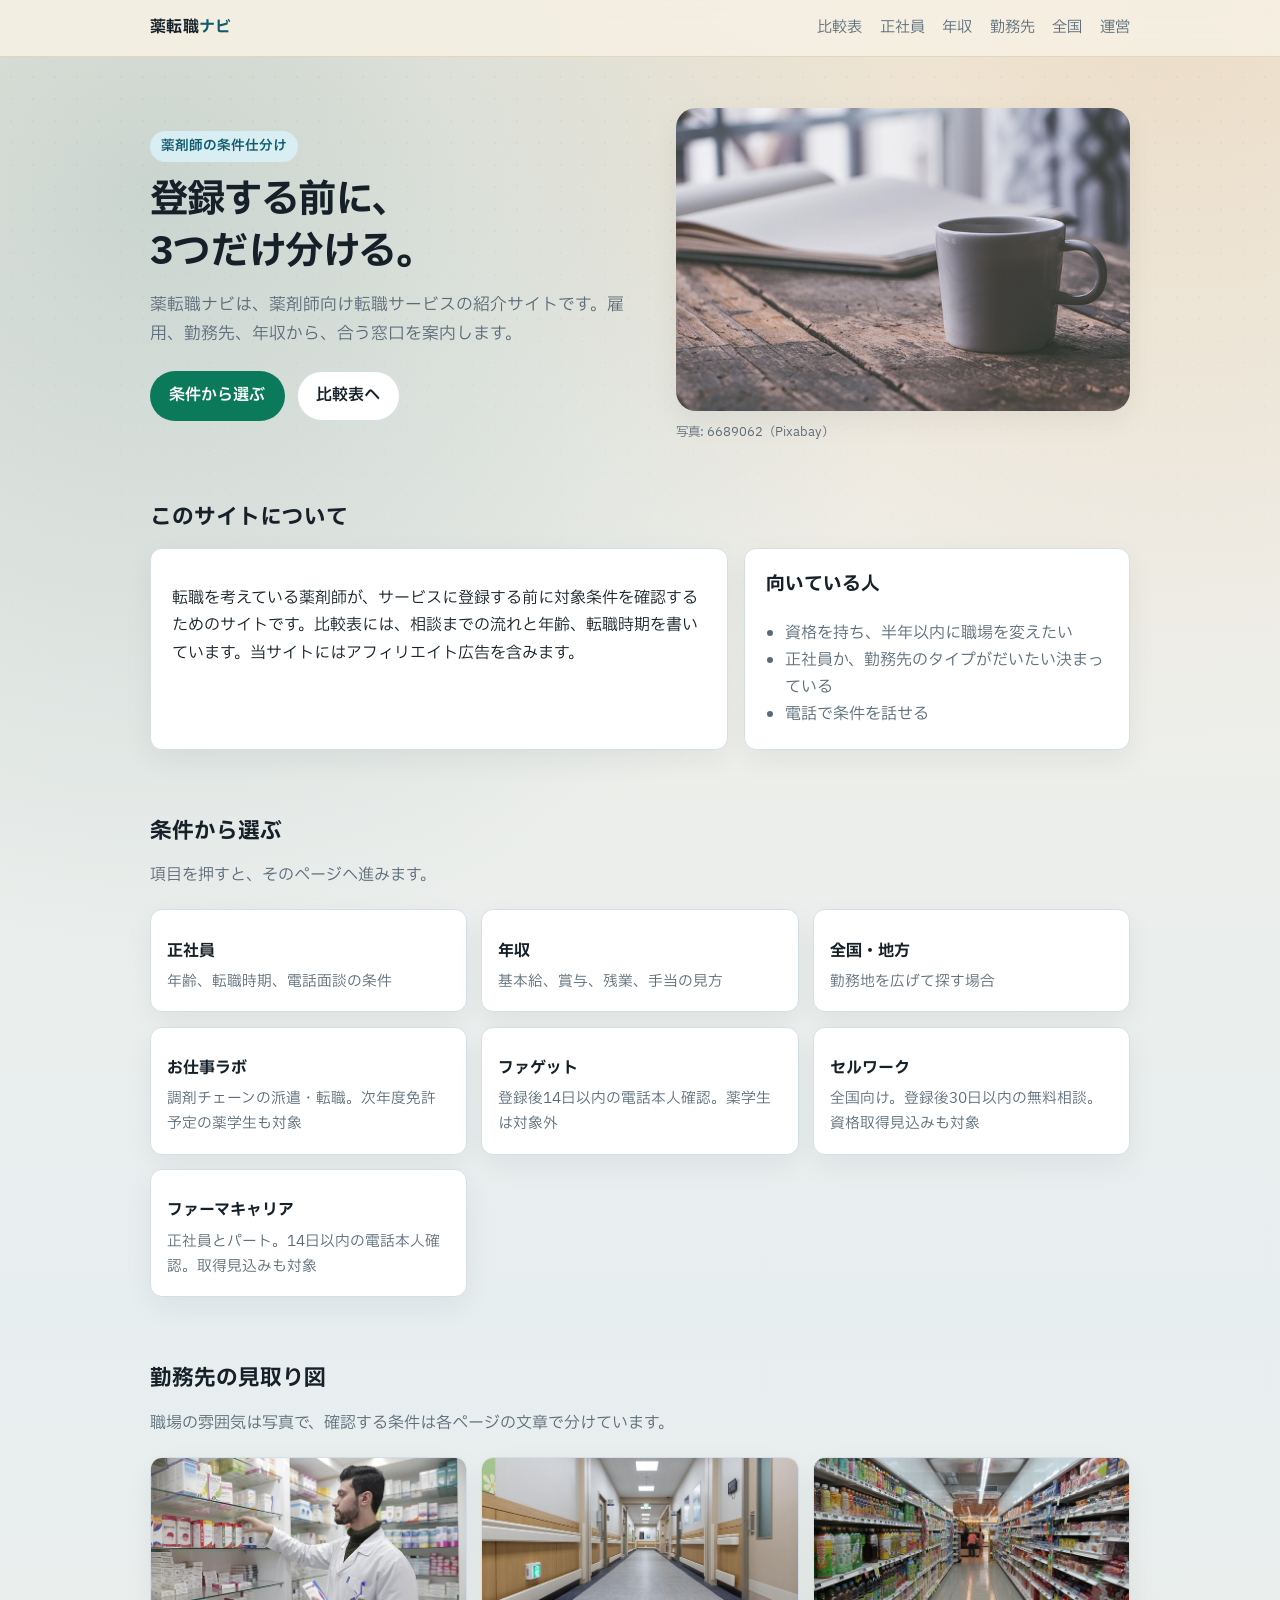
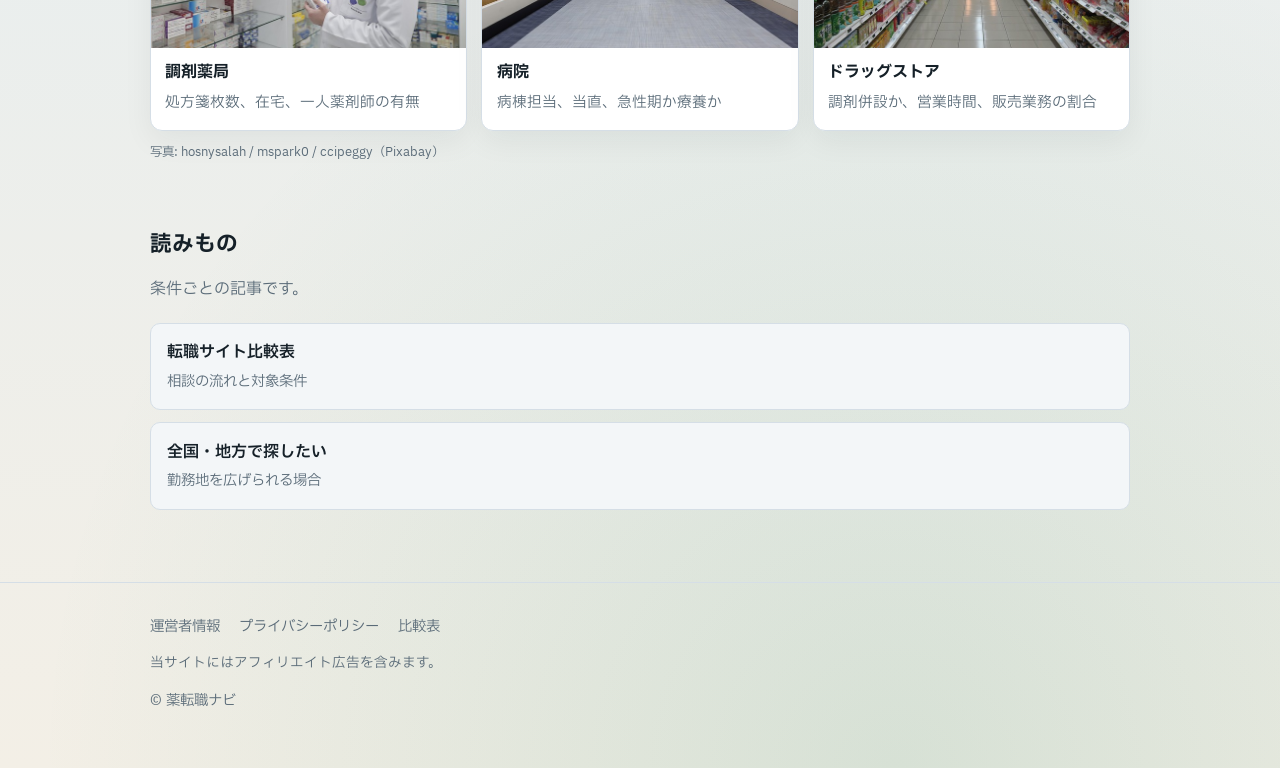
<file: index.html>
<!DOCTYPE html>
<html lang="ja">
  <head>
    <meta charset="UTF-8" />
    <meta name="viewport" content="width=device-width, initial-scale=1" />
    <title>薬剤師の転職比較ガイド｜条件で選ぶ求人サイト</title>
    <meta
      name="description"
      content="薬剤師向け転職サイトを条件別に比較。正社員・全国対応などの視点で、登録前に対象条件を確認できます。"
    />
    <link rel="preconnect" href="https://fonts.googleapis.com" />
    <link rel="preconnect" href="https://fonts.gstatic.com" crossorigin />
    <link
      href="https://fonts.googleapis.com/css2?family=IBM+Plex+Sans+JP:wght@400;600;700&display=swap"
      rel="stylesheet"
    />
    <link rel="stylesheet" href="/css/styles.css" />
  </head>
  <body>
    <header class="site-header">
      <div class="wrap inner">
        <a class="logo" href="/">薬転職<span>ナビ</span></a>
        <nav class="nav" aria-label="メイン">
          <a href="/compare/">比較表</a>
          <a href="/guides/full-time/">正社員</a>
          <a href="/guides/salary/">年収</a>
          <a href="/guides/workplace/">勤務先</a>
          <a href="/guides/nationwide/">全国</a>
          <a href="/about/">運営</a>
        </nav>
      </div>
    </header>

    <main>
      <section class="hero wrap">
        <div class="hero-grid">
          <div>
            <p class="hero-kicker">薬剤師の条件仕分け</p>
            <h1>登録する前に、<br />3つだけ分ける。</h1>
            <p class="lead">
              薬転職ナビは、薬剤師向け転職サービスの紹介サイトです。雇用、勤務先、年収から、合う窓口を案内します。
            </p>
            <div class="actions">
              <a class="btn btn-primary" href="#sort">条件から選ぶ</a>
              <a class="btn btn-secondary" href="/compare/">比較表へ</a>
            </div>
          </div>
          <figure class="hero-figure">
            <img src="/img/hero.jpg" width="640" height="427" alt="ノートとコーヒーが置かれた机" />
            <figcaption class="photo-credit">写真: 6689062（Pixabay）</figcaption>
          </figure>
        </div>
      </section>

      <section class="section wrap" id="about-site">
        <h2>このサイトについて</h2>
        <div class="intro-grid">
          <div class="panel">
            <p>
              転職を考えている薬剤師が、サービスに登録する前に対象条件を確認するためのサイトです。比較表には、相談までの流れと年齢、転職時期を書いています。当サイトにはアフィリエイト広告を含みます。
            </p>
          </div>
          <div class="panel">
            <h3 style="margin-top: 0">向いている人</h3>
            <ul class="checklist">
              <li>資格を持ち、半年以内に職場を変えたい</li>
              <li>正社員か、勤務先のタイプがだいたい決まっている</li>
              <li>電話で条件を話せる</li>
            </ul>
          </div>
        </div>
      </section>

      <section class="section wrap" id="sort">
        <h2>条件から選ぶ</h2>
        <p class="section-lead">項目を押すと、そのページへ進みます。</p>
        <div class="card-grid">
          <a class="choice-card" href="/guides/full-time/">
            <strong>正社員</strong>
            <span>年齢、転職時期、電話面談の条件</span>
          </a>
          <a class="choice-card" href="/guides/salary/">
            <strong>年収</strong>
            <span>基本給、賞与、残業、手当の見方</span>
          </a>
          <a class="choice-card" href="/guides/nationwide/">
            <strong>全国・地方</strong>
            <span>勤務地を広げて探す場合</span>
          </a>
          <a class="choice-card" href="/compare/#oshigoto-lab">
            <strong>お仕事ラボ</strong>
            <span>調剤チェーンの派遣・転職。次年度免許予定の薬学生も対象</span>
          </a>
          <a class="choice-card" href="/compare/#pharget">
            <strong>ファゲット</strong>
            <span>登録後14日以内の電話本人確認。薬学生は対象外</span>
          </a>
          <a class="choice-card" href="/compare/#cellwork">
            <strong>セルワーク</strong>
            <span>全国向け。登録後30日以内の無料相談。資格取得見込みも対象</span>
          </a>
          <a class="choice-card" href="/compare/#pharmacareer">
            <strong>ファーマキャリア</strong>
            <span>正社員とパート。14日以内の電話本人確認。取得見込みも対象</span>
          </a>
        </div>
      </section>

      <section class="section wrap">
        <h2>勤務先の見取り図</h2>
        <p class="section-lead">職場の雰囲気は写真で、確認する条件は各ページの文章で分けています。</p>
        <div class="card-grid">
          <a class="place-card" href="/guides/workplace/pharmacy/">
            <img src="/img/pharmacy.jpg" width="640" height="427" alt="調剤棚に並んだ薬" />
            <strong>調剤薬局</strong>
            <span>処方箋枚数、在宅、一人薬剤師の有無</span>
          </a>
          <a class="place-card" href="/guides/workplace/hospital/">
            <img src="/img/hospital.jpg" width="640" height="427" alt="病院の廊下" />
            <strong>病院</strong>
            <span>病棟担当、当直、急性期か療養か</span>
          </a>
          <a class="place-card" href="/guides/workplace/drugstore/">
            <img src="/img/drugstore.jpg" width="640" height="427" alt="店内の商品棚" />
            <strong>ドラッグストア</strong>
            <span>調剤併設か、営業時間、販売業務の割合</span>
          </a>
        </div>
        <p class="photo-credit">写真: hosnysalah / mspark0 / ccipeggy（Pixabay）</p>
      </section>

      <section class="section wrap">
        <h2>読みもの</h2>
        <p class="section-lead">条件ごとの記事です。</p>
        <ul class="list-links">
          <li>
            <a href="/compare/">転職サイト比較表 <span>相談の流れと対象条件</span></a>
          </li>
          <li>
            <a href="/guides/nationwide/">全国・地方で探したい <span>勤務地を広げられる場合</span></a>
          </li>
        </ul>
      </section>
    </main>

    <footer class="site-footer">
      <div class="wrap">
        <nav aria-label="フッター">
          <a href="/about/">運営者情報</a>
          <a href="/privacy/">プライバシーポリシー</a>
          <a href="/compare/">比較表</a>
        </nav>
        <p class="ad-note">当サイトにはアフィリエイト広告を含みます。</p>
        <p>© 薬転職ナビ</p>
      </div>
    </footer>
  </body>
</html>
</file>
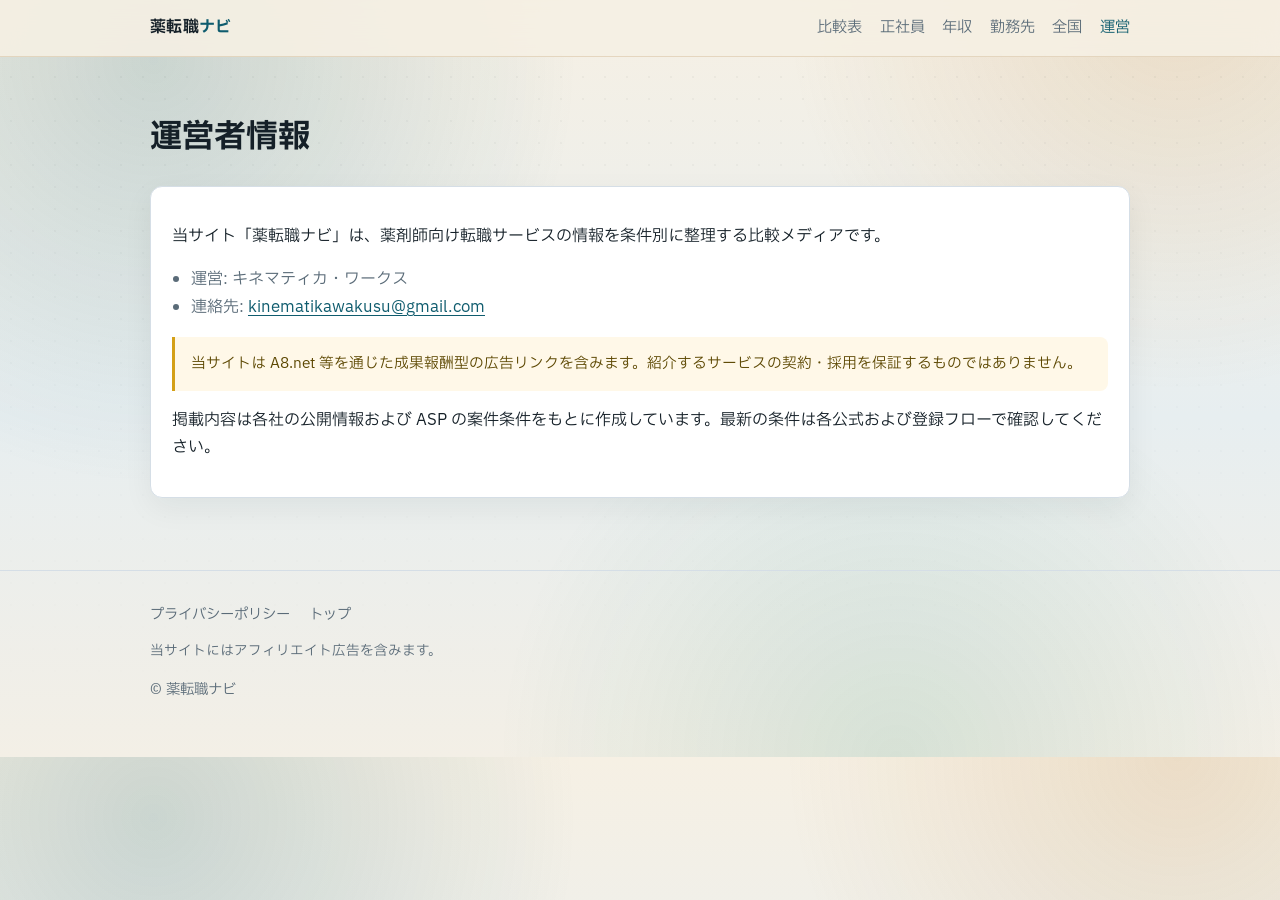
<file: about/index.html>
<!DOCTYPE html>
<html lang="ja">
  <head>
    <meta charset="UTF-8" />
    <meta name="viewport" content="width=device-width, initial-scale=1" />
    <title>運営者情報｜薬転職ナビ</title>
    <meta name="description" content="薬転職ナビの運営者情報とアフィリエイト開示です。" />
    <link rel="preconnect" href="https://fonts.googleapis.com" />
    <link rel="preconnect" href="https://fonts.gstatic.com" crossorigin />
    <link
      href="https://fonts.googleapis.com/css2?family=IBM+Plex+Sans+JP:wght@400;600;700&display=swap"
      rel="stylesheet"
    />
    <link rel="stylesheet" href="/css/styles.css" />
  </head>
  <body>
    <header class="site-header">
      <div class="wrap inner">
        <a class="logo" href="/">薬転職<span>ナビ</span></a>
        <nav class="nav" aria-label="メイン">
          <a href="/compare/">比較表</a>
          <a href="/guides/full-time/">正社員</a>
          <a href="/guides/salary/">年収</a>
          <a href="/guides/workplace/">勤務先</a>
          <a href="/guides/nationwide/">全国</a>
          <a href="/about/" aria-current="page">運営</a>
        </nav>
      </div>
    </header>

    <main class="wrap section" style="padding-top: 2rem">
      <h1>運営者情報</h1>
      <div class="panel">
        <p>
          当サイト「薬転職ナビ」は、薬剤師向け転職サービスの情報を条件別に整理する比較メディアです。
        </p>
        <ul class="checklist">
          <li>運営: キネマティカ・ワークス</li>
          <li>連絡先: <a href="mailto:kinematikawakusu@gmail.com">kinematikawakusu@gmail.com</a></li>
        </ul>
        <p class="note">
          当サイトは A8.net
          等を通じた成果報酬型の広告リンクを含みます。紹介するサービスの契約・採用を保証するものではありません。
        </p>
        <p>
          掲載内容は各社の公開情報および ASP
          の案件条件をもとに作成しています。最新の条件は各公式および登録フローで確認してください。
        </p>
      </div>
    </main>

    <footer class="site-footer">
      <div class="wrap">
        <nav aria-label="フッター">
          <a href="/privacy/">プライバシーポリシー</a>
          <a href="/">トップ</a>
        </nav>
        <p class="ad-note">当サイトにはアフィリエイト広告を含みます。</p>
        <p>© 薬転職ナビ</p>
      </div>
    </footer>
  </body>
</html>
</file>
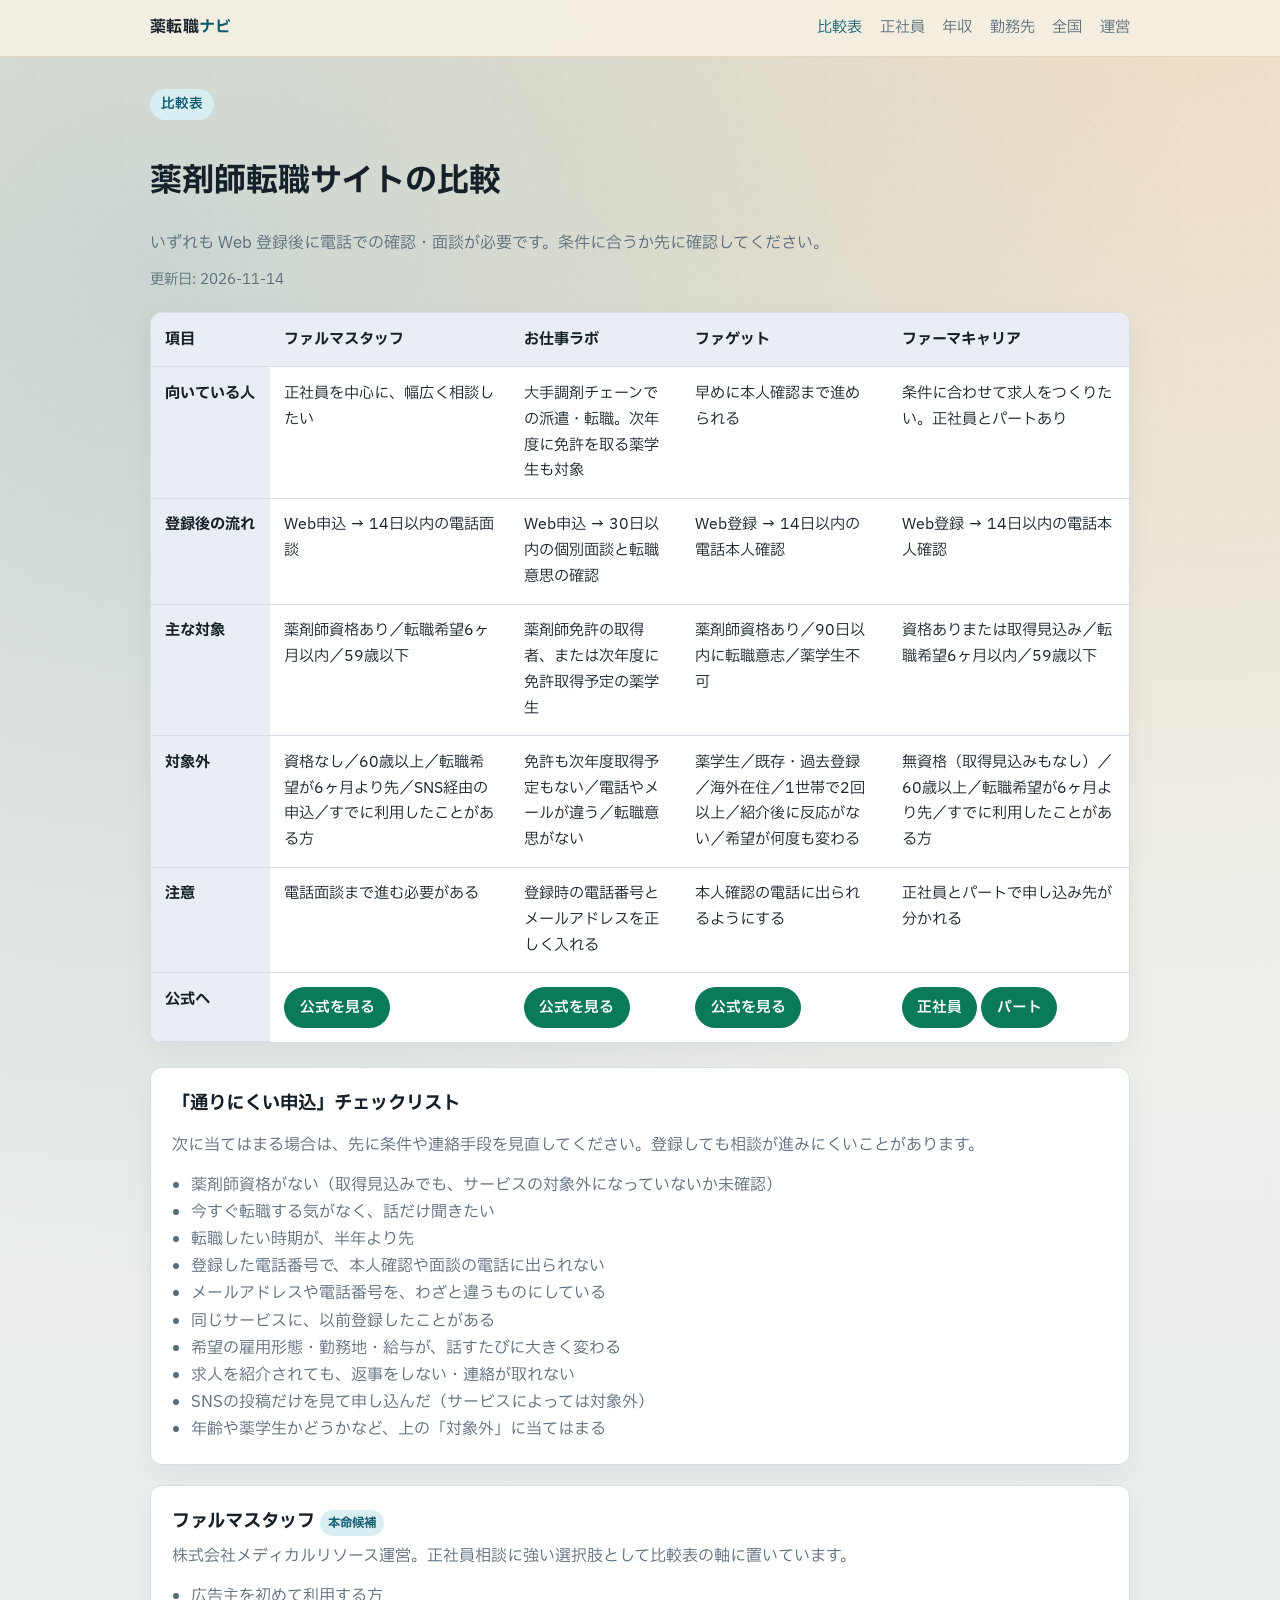
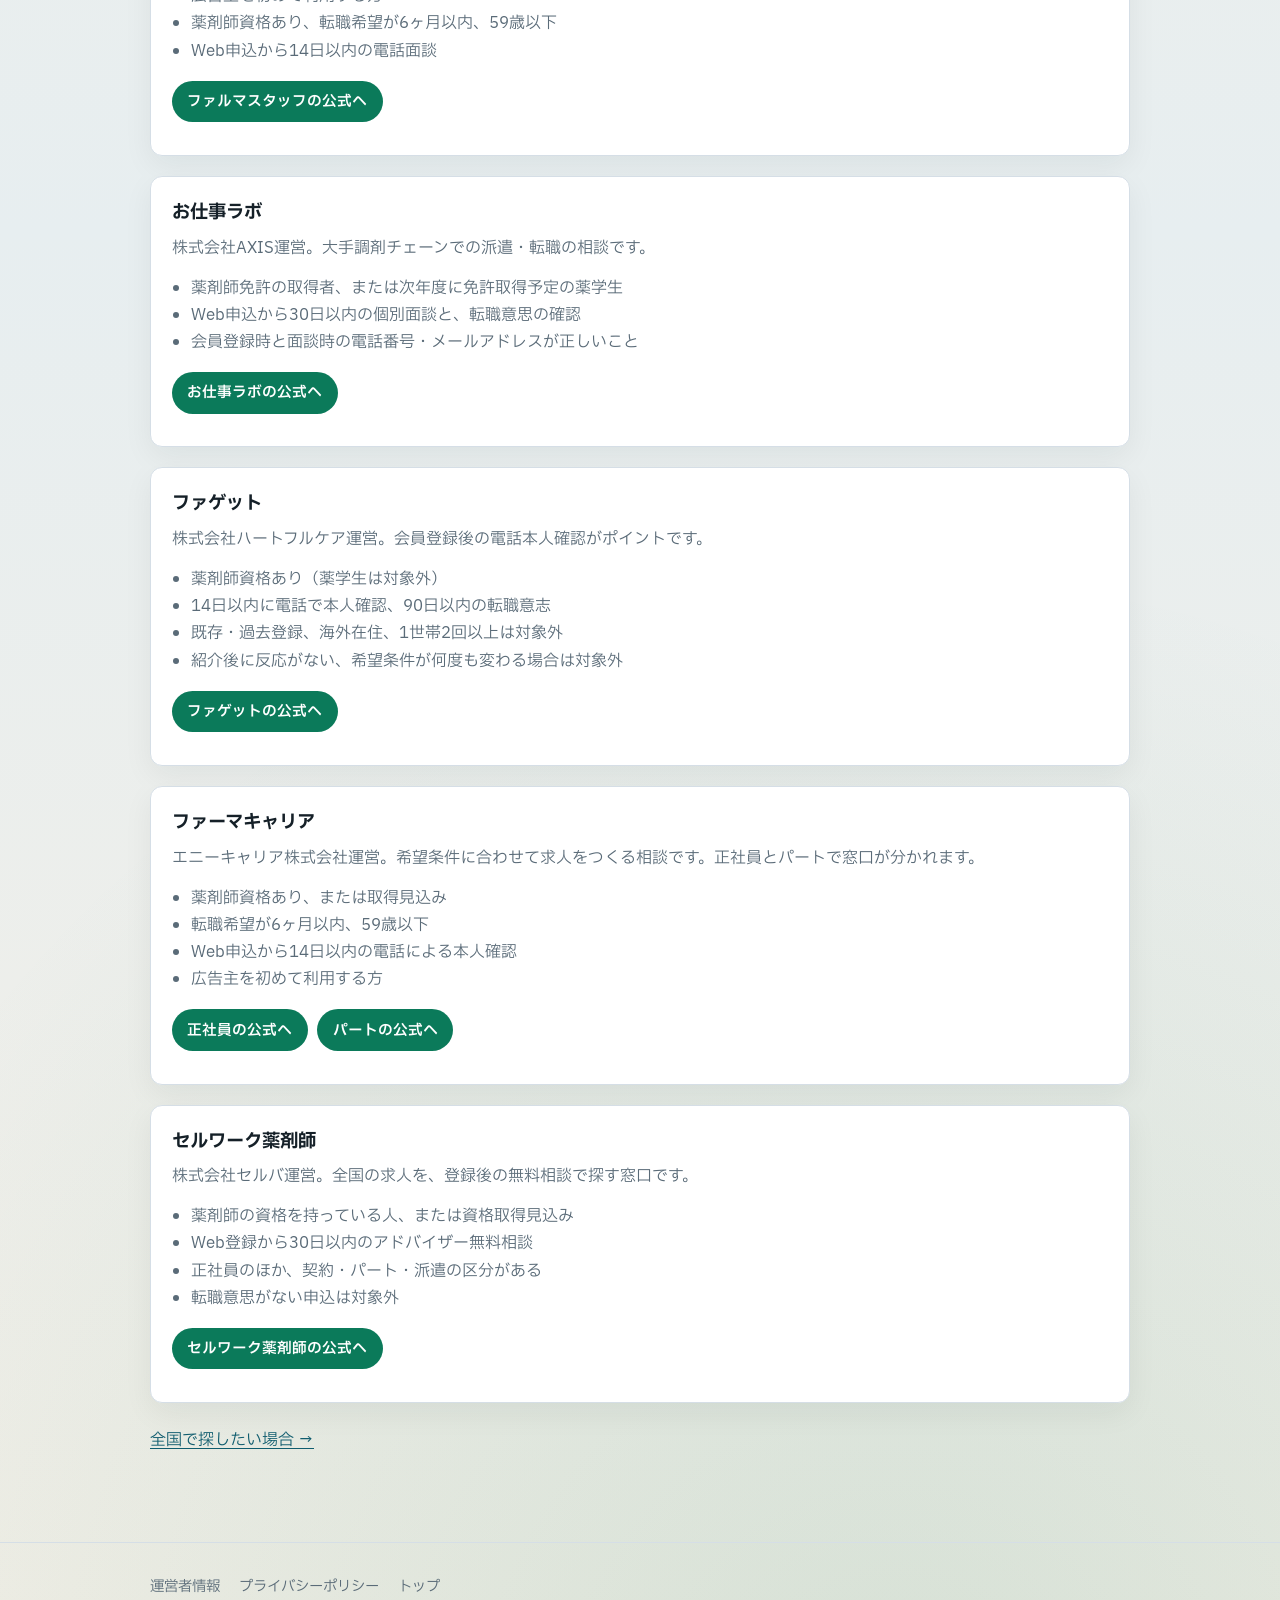
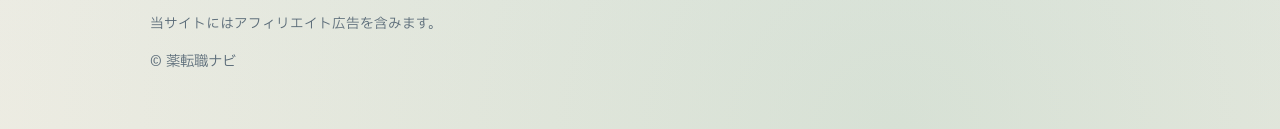
<file: compare/index.html>
<!DOCTYPE html>
<html lang="ja">
  <head>
    <meta charset="UTF-8" />
    <meta name="viewport" content="width=device-width, initial-scale=1" />
    <title>薬剤師転職サイト比較表｜対象条件</title>
    <meta
      name="description"
      content="ファルマスタッフ、お仕事ラボ、ファゲット、ファーマキャリアを、相談までの流れと対象条件で比較します。"
    />
    <link rel="preconnect" href="https://fonts.googleapis.com" />
    <link rel="preconnect" href="https://fonts.gstatic.com" crossorigin />
    <link
      href="https://fonts.googleapis.com/css2?family=IBM+Plex+Sans+JP:wght@400;600;700&display=swap"
      rel="stylesheet"
    />
    <link rel="stylesheet" href="/css/styles.css" />
  </head>
  <body>
    <header class="site-header">
      <div class="wrap inner">
        <a class="logo" href="/">薬転職<span>ナビ</span></a>
        <nav class="nav" aria-label="メイン">
          <a href="/compare/" aria-current="page">比較表</a>
          <a href="/guides/full-time/">正社員</a>
          <a href="/guides/salary/">年収</a>
          <a href="/guides/workplace/">勤務先</a>
          <a href="/guides/nationwide/">全国</a>
          <a href="/about/">運営</a>
        </nav>
      </div>
    </header>

    <main class="wrap section" style="padding-top: 2rem">
      <p class="hero-kicker">比較表</p>
      <h1>薬剤師転職サイトの比較</h1>
      <p class="section-lead">
        いずれも Web 登録後に電話での確認・面談が必要です。条件に合うか先に確認してください。
      </p>
      <p class="update-date">更新日: 2026-11-14</p>

      <div class="table-wrap" role="region" aria-label="比較表" tabindex="0">
        <table>
          <thead>
            <tr>
              <th>項目</th>
              <th>ファルマスタッフ</th>
              <th>お仕事ラボ</th>
              <th>ファゲット</th>
              <th>ファーマキャリア</th>
            </tr>
          </thead>
          <tbody>
            <tr>
              <th>向いている人</th>
              <td>正社員を中心に、幅広く相談したい</td>
              <td>大手調剤チェーンでの派遣・転職。次年度に免許を取る薬学生も対象</td>
              <td>早めに本人確認まで進められる</td>
              <td>条件に合わせて求人をつくりたい。正社員とパートあり</td>
            </tr>
            <tr>
              <th>登録後の流れ</th>
              <td>Web申込 → 14日以内の電話面談</td>
              <td>Web申込 → 30日以内の個別面談と転職意思の確認</td>
              <td>Web登録 → 14日以内の電話本人確認</td>
              <td>Web登録 → 14日以内の電話本人確認</td>
            </tr>
            <tr>
              <th>主な対象</th>
              <td>薬剤師資格あり／転職希望6ヶ月以内／59歳以下</td>
              <td>薬剤師免許の取得者、または次年度に免許取得予定の薬学生</td>
              <td>薬剤師資格あり／90日以内に転職意志／薬学生不可</td>
              <td>資格ありまたは取得見込み／転職希望6ヶ月以内／59歳以下</td>
            </tr>
            <tr>
              <th>対象外</th>
              <td>資格なし／60歳以上／転職希望が6ヶ月より先／SNS経由の申込／すでに利用したことがある方</td>
              <td>免許も次年度取得予定もない／電話やメールが違う／転職意思がない</td>
              <td>薬学生／既存・過去登録／海外在住／1世帯で2回以上／紹介後に反応がない／希望が何度も変わる</td>
              <td>無資格（取得見込みもなし）／60歳以上／転職希望が6ヶ月より先／すでに利用したことがある方</td>
            </tr>
            <tr>
              <th>注意</th>
              <td>電話面談まで進む必要がある</td>
              <td>登録時の電話番号とメールアドレスを正しく入れる</td>
              <td>本人確認の電話に出られるようにする</td>
              <td>正社員とパートで申し込み先が分かれる</td>
            </tr>
            <tr>
              <th>公式へ</th>
              <td>
                <a
                  class="btn btn-primary btn-sm"
                  href="https://px.a8.net/svt/ejp?a8mat=4BES29+9X84II+276A+67Z9T"
                  rel="nofollow sponsored noopener"
                  target="_blank"
                  >公式を見る</a
                >
              </td>
              <td>
                <a
                  class="btn btn-primary btn-sm"
                  href="https://px.a8.net/svt/ejp?a8mat=4BGD79+3KLO7U+3Q6K+61JSH"
                  rel="nofollow sponsored noopener"
                  target="_blank"
                  >公式を見る</a
                >
              </td>
              <td>
                <a
                  class="btn btn-primary btn-sm"
                  href="https://px.a8.net/svt/ejp?a8mat=4BES29+96FMAI+2YJA+I4FNL"
                  rel="nofollow sponsored noopener"
                  target="_blank"
                  >公式を見る</a
                >
              </td>
              <td>
                <a
                  class="btn btn-primary btn-sm"
                  href="https://h.accesstrade.net/sp/cc?rk=0100q2hv00p2gy"
                  rel="nofollow sponsored noopener"
                  target="_blank"
                  >正社員</a
                >
                <a
                  class="btn btn-primary btn-sm"
                  href="https://h.accesstrade.net/sp/cc?rk=0100q2i600p2gy"
                  rel="nofollow sponsored noopener"
                  target="_blank"
                  >パート</a
                >
              </td>
            </tr>
          </tbody>
        </table>
      </div>

      <section class="panel" id="hard-to-pass" style="margin-top: 1.5rem">
        <h2 style="margin-top: 0; font-size: 1.15rem">「通りにくい申込」チェックリスト</h2>
        <p class="section-lead" style="margin-bottom: 0.8rem">
          次に当てはまる場合は、先に条件や連絡手段を見直してください。登録しても相談が進みにくいことがあります。
        </p>
        <ul class="checklist">
          <li>薬剤師資格がない（取得見込みでも、サービスの対象外になっていないか未確認）</li>
          <li>今すぐ転職する気がなく、話だけ聞きたい</li>
          <li>転職したい時期が、半年より先</li>
          <li>登録した電話番号で、本人確認や面談の電話に出られない</li>
          <li>メールアドレスや電話番号を、わざと違うものにしている</li>
          <li>同じサービスに、以前登録したことがある</li>
          <li>希望の雇用形態・勤務地・給与が、話すたびに大きく変わる</li>
          <li>求人を紹介されても、返事をしない・連絡が取れない</li>
          <li>SNSの投稿だけを見て申し込んだ（サービスによっては対象外）</li>
          <li>年齢や薬学生かどうかなど、上の「対象外」に当てはまる</li>
        </ul>
      </section>

      <section class="service-block panel" id="pharmastaff">
        <h3>ファルマスタッフ <span class="tag">本命候補</span></h3>
        <p>
          株式会社メディカルリソース運営。正社員相談に強い選択肢として比較表の軸に置いています。
        </p>
        <ul class="checklist">
          <li>広告主を初めて利用する方</li>
          <li>薬剤師資格あり、転職希望が6ヶ月以内、59歳以下</li>
          <li>Web申込から14日以内の電話面談</li>
        </ul>
        <p style="margin-top: 1rem">
          <a
            class="btn btn-primary btn-sm"
            href="https://px.a8.net/svt/ejp?a8mat=4BES29+9X84II+276A+67Z9T"
            rel="nofollow sponsored noopener"
            target="_blank"
            >ファルマスタッフの公式へ</a
          >
        </p>
      </section>

      <section class="service-block panel" id="oshigoto-lab">
        <h3>お仕事ラボ</h3>
        <p>株式会社AXIS運営。大手調剤チェーンでの派遣・転職の相談です。</p>
        <ul class="checklist">
          <li>薬剤師免許の取得者、または次年度に免許取得予定の薬学生</li>
          <li>Web申込から30日以内の個別面談と、転職意思の確認</li>
          <li>会員登録時と面談時の電話番号・メールアドレスが正しいこと</li>
        </ul>
        <p style="margin-top: 1rem">
          <a
            class="btn btn-primary btn-sm"
            href="https://px.a8.net/svt/ejp?a8mat=4BGD79+3KLO7U+3Q6K+61JSH"
            rel="nofollow sponsored noopener"
            target="_blank"
            >お仕事ラボの公式へ</a
          >
        </p>
      </section>

      <section class="service-block panel" id="pharget">
        <h3>ファゲット</h3>
        <p>株式会社ハートフルケア運営。会員登録後の電話本人確認がポイントです。</p>
        <ul class="checklist">
          <li>薬剤師資格あり（薬学生は対象外）</li>
          <li>14日以内に電話で本人確認、90日以内の転職意志</li>
          <li>既存・過去登録、海外在住、1世帯2回以上は対象外</li>
          <li>紹介後に反応がない、希望条件が何度も変わる場合は対象外</li>
        </ul>
        <p style="margin-top: 1rem">
          <a
            class="btn btn-primary btn-sm"
            href="https://px.a8.net/svt/ejp?a8mat=4BES29+96FMAI+2YJA+I4FNL"
            rel="nofollow sponsored noopener"
            target="_blank"
            >ファゲットの公式へ</a
          >
        </p>
      </section>

      <section class="service-block panel" id="pharmacareer">
        <h3>ファーマキャリア</h3>
        <p>エニーキャリア株式会社運営。希望条件に合わせて求人をつくる相談です。正社員とパートで窓口が分かれます。</p>
        <ul class="checklist">
          <li>薬剤師資格あり、または取得見込み</li>
          <li>転職希望が6ヶ月以内、59歳以下</li>
          <li>Web申込から14日以内の電話による本人確認</li>
          <li>広告主を初めて利用する方</li>
        </ul>
        <p style="margin-top: 1rem; display: flex; flex-wrap: wrap; gap: 0.6rem">
          <a
            class="btn btn-primary btn-sm"
            href="https://h.accesstrade.net/sp/cc?rk=0100q2hv00p2gy"
            rel="nofollow sponsored noopener"
            target="_blank"
            >正社員の公式へ</a
          >
          <a
            class="btn btn-primary btn-sm"
            href="https://h.accesstrade.net/sp/cc?rk=0100q2i600p2gy"
            rel="nofollow sponsored noopener"
            target="_blank"
            >パートの公式へ</a
          >
        </p>
      </section>

      <section class="service-block panel" id="cellwork">
        <h3>セルワーク薬剤師</h3>
        <p>株式会社セルバ運営。全国の求人を、登録後の無料相談で探す窓口です。</p>
        <ul class="checklist">
          <li>薬剤師の資格を持っている人、または資格取得見込み</li>
          <li>Web登録から30日以内のアドバイザー無料相談</li>
          <li>正社員のほか、契約・パート・派遣の区分がある</li>
          <li>転職意思がない申込は対象外</li>
        </ul>
        <p style="margin-top: 1rem">
          <a
            class="btn btn-primary btn-sm"
            href="https://px.a8.net/svt/ejp?a8mat=4BES29+A2L0YI+5D9I+5YZ75"
            rel="nofollow sponsored noopener"
            target="_blank"
            >セルワーク薬剤師の公式へ</a
          >
        </p>
      </section>

      <p style="margin-top: 1.5rem">
        <a href="/guides/nationwide/">全国で探したい場合 →</a>
      </p>
    </main>

    <footer class="site-footer">
      <div class="wrap">
        <nav aria-label="フッター">
          <a href="/about/">運営者情報</a>
          <a href="/privacy/">プライバシーポリシー</a>
          <a href="/">トップ</a>
        </nav>
        <p class="ad-note">当サイトにはアフィリエイト広告を含みます。</p>
        <p>© 薬転職ナビ</p>
      </div>
    </footer>
  </body>
</html>
</file>
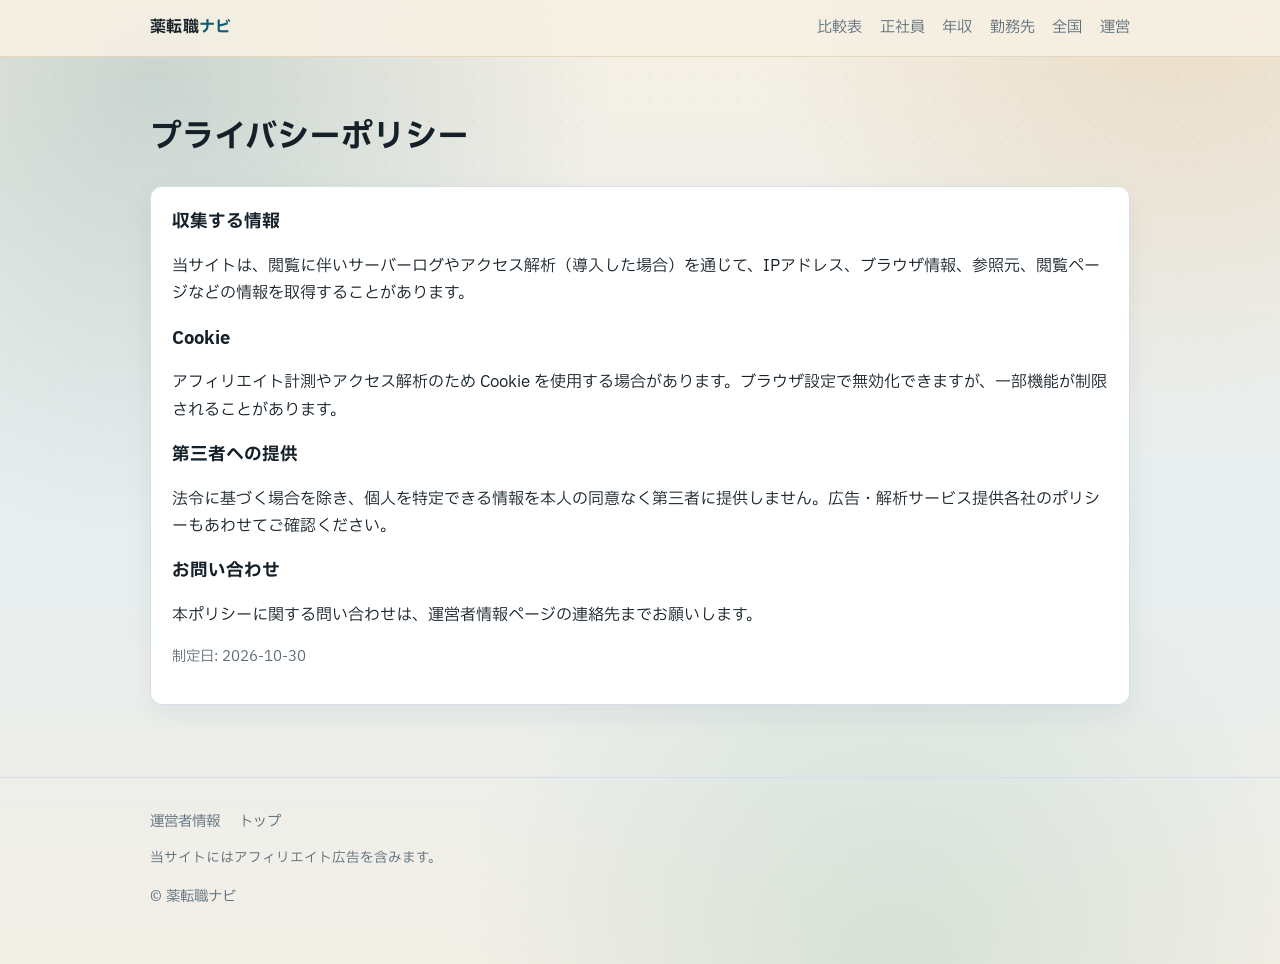
<file: privacy/index.html>
<!DOCTYPE html>
<html lang="ja">
  <head>
    <meta charset="UTF-8" />
    <meta name="viewport" content="width=device-width, initial-scale=1" />
    <title>プライバシーポリシー｜薬転職ナビ</title>
    <meta name="description" content="薬転職ナビのプライバシーポリシーです。" />
    <link rel="preconnect" href="https://fonts.googleapis.com" />
    <link rel="preconnect" href="https://fonts.gstatic.com" crossorigin />
    <link
      href="https://fonts.googleapis.com/css2?family=IBM+Plex+Sans+JP:wght@400;600;700&display=swap"
      rel="stylesheet"
    />
    <link rel="stylesheet" href="/css/styles.css" />
  </head>
  <body>
    <header class="site-header">
      <div class="wrap inner">
        <a class="logo" href="/">薬転職<span>ナビ</span></a>
        <nav class="nav" aria-label="メイン">
          <a href="/compare/">比較表</a>
          <a href="/guides/full-time/">正社員</a>
          <a href="/guides/salary/">年収</a>
          <a href="/guides/workplace/">勤務先</a>
          <a href="/guides/nationwide/">全国</a>
          <a href="/about/">運営</a>
        </nav>
      </div>
    </header>

    <main class="wrap section" style="padding-top: 2rem">
      <h1>プライバシーポリシー</h1>
      <div class="panel">
        <h2 style="margin-top: 0; font-size: 1.1rem">収集する情報</h2>
        <p>
          当サイトは、閲覧に伴いサーバーログやアクセス解析（導入した場合）を通じて、IPアドレス、ブラウザ情報、参照元、閲覧ページなどの情報を取得することがあります。
        </p>
        <h2 style="font-size: 1.1rem">Cookie</h2>
        <p>
          アフィリエイト計測やアクセス解析のため Cookie
          を使用する場合があります。ブラウザ設定で無効化できますが、一部機能が制限されることがあります。
        </p>
        <h2 style="font-size: 1.1rem">第三者への提供</h2>
        <p>
          法令に基づく場合を除き、個人を特定できる情報を本人の同意なく第三者に提供しません。広告・解析サービス提供各社のポリシーもあわせてご確認ください。
        </p>
        <h2 style="font-size: 1.1rem">お問い合わせ</h2>
        <p>本ポリシーに関する問い合わせは、運営者情報ページの連絡先までお願いします。</p>
        <p style="color: var(--muted); font-size: 0.9rem">制定日: 2026-10-30</p>
      </div>
    </main>

    <footer class="site-footer">
      <div class="wrap">
        <nav aria-label="フッター">
          <a href="/about/">運営者情報</a>
          <a href="/">トップ</a>
        </nav>
        <p class="ad-note">当サイトにはアフィリエイト広告を含みます。</p>
        <p>© 薬転職ナビ</p>
      </div>
    </footer>
  </body>
</html>
</file>
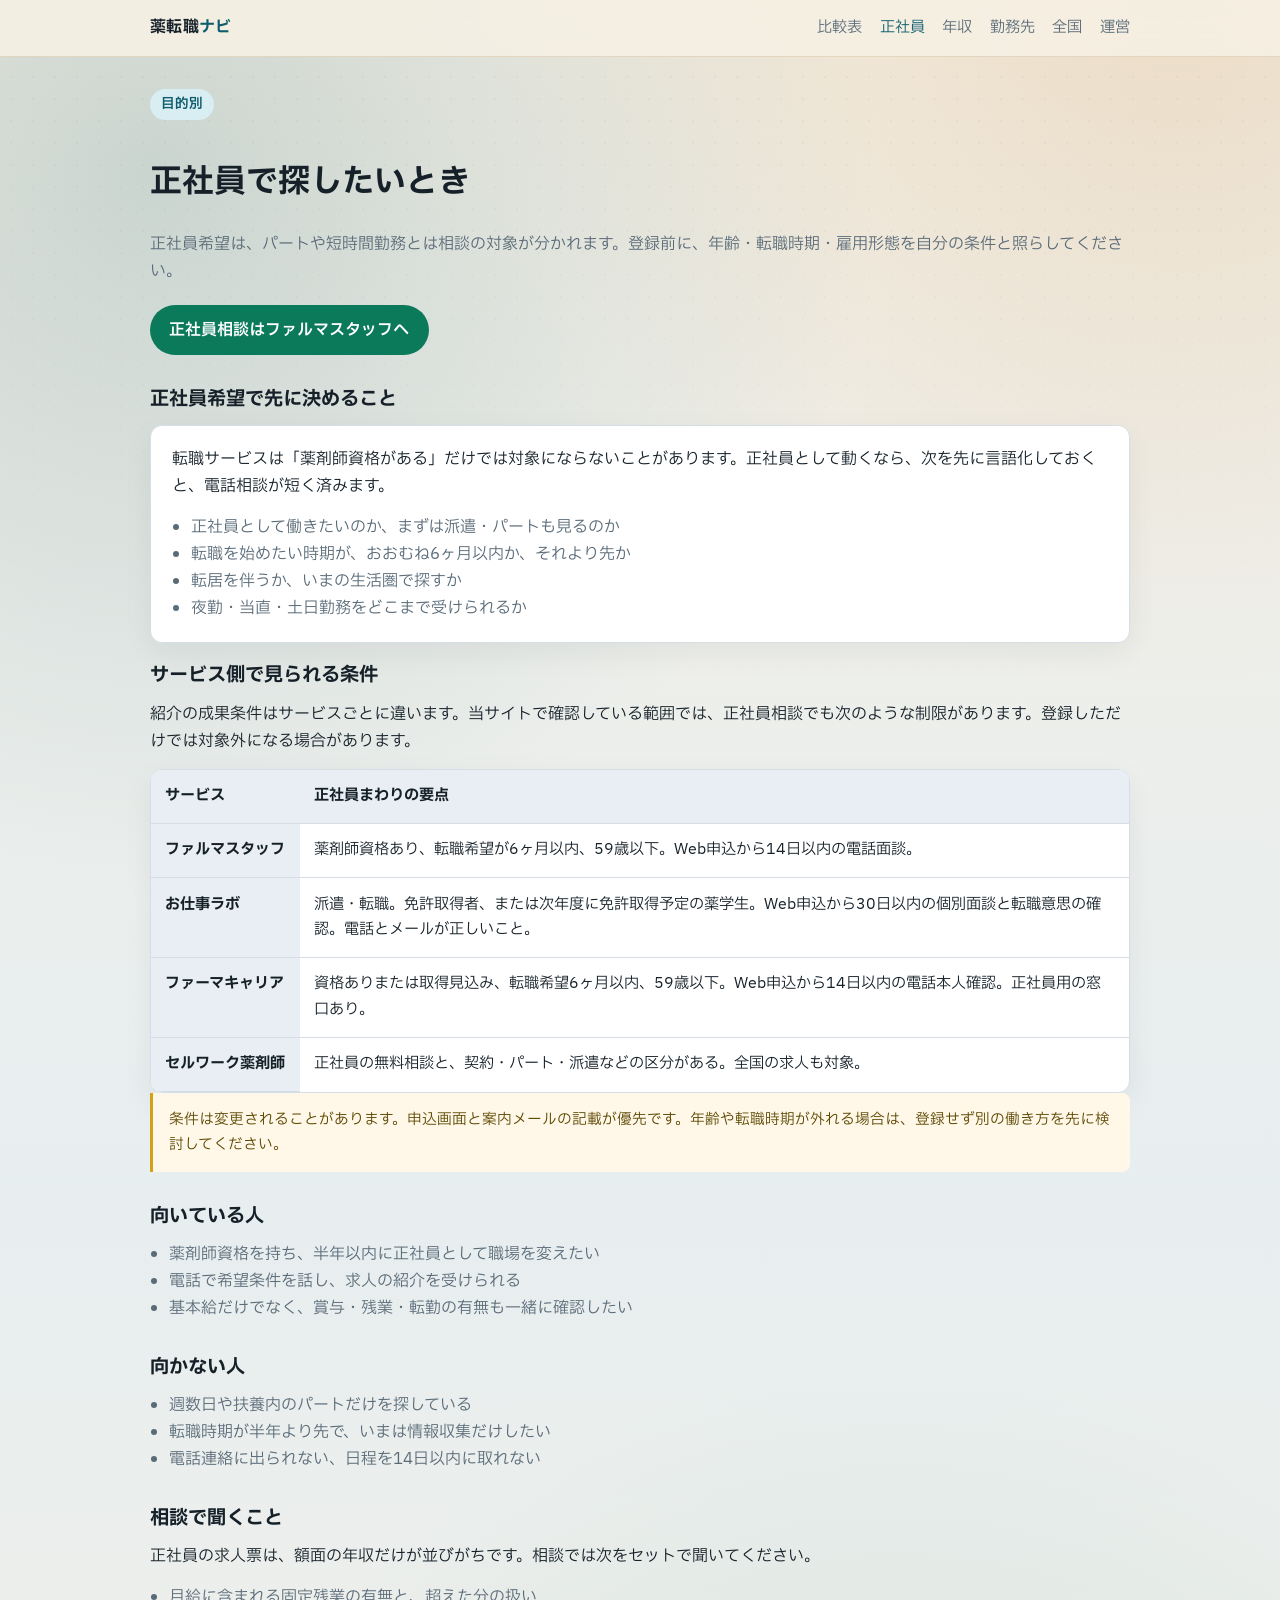
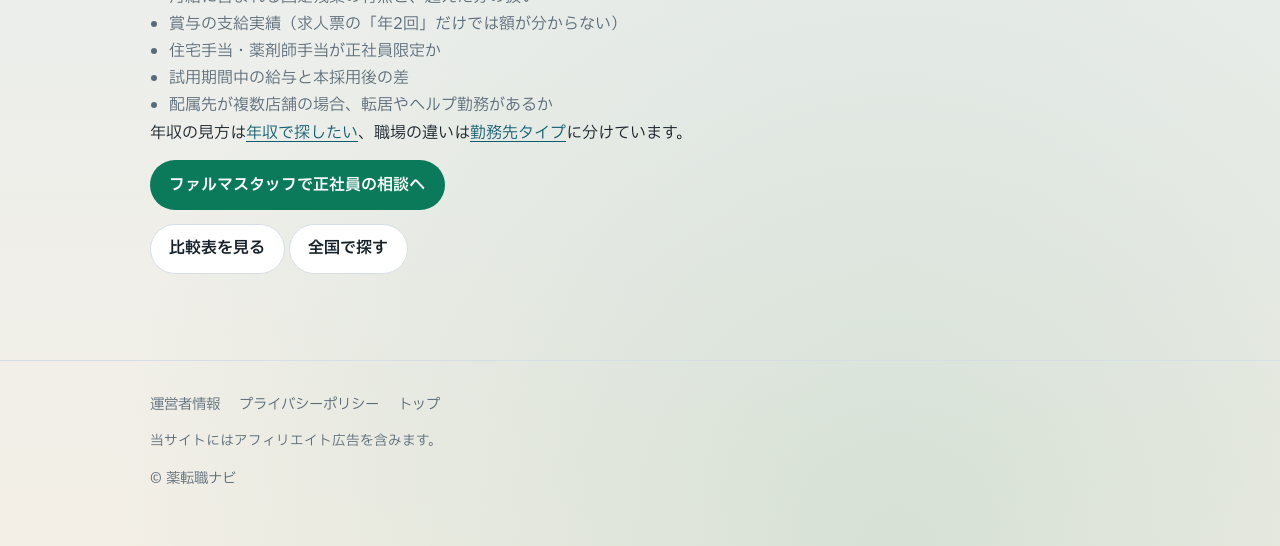
<file: guides/full-time/index.html>
<!DOCTYPE html>
<html lang="ja">
  <head>
    <meta charset="UTF-8" />
    <meta name="viewport" content="width=device-width, initial-scale=1" />
    <title>正社員希望の薬剤師向け｜転職サイトの見方</title>
    <meta
      name="description"
      content="正社員希望の薬剤師が、転職相談の前に確認したい年齢・転職時期・雇用形態の条件を整理します。"
    />
    <link rel="preconnect" href="https://fonts.googleapis.com" />
    <link rel="preconnect" href="https://fonts.gstatic.com" crossorigin />
    <link
      href="https://fonts.googleapis.com/css2?family=IBM+Plex+Sans+JP:wght@400;600;700&display=swap"
      rel="stylesheet"
    />
    <link rel="stylesheet" href="/css/styles.css" />
  </head>
  <body>
    <header class="site-header">
      <div class="wrap inner">
        <a class="logo" href="/">薬転職<span>ナビ</span></a>
        <nav class="nav" aria-label="メイン">
          <a href="/compare/">比較表</a>
          <a href="/guides/full-time/" aria-current="page">正社員</a>
          <a href="/guides/salary/">年収</a>
          <a href="/guides/workplace/">勤務先</a>
          <a href="/guides/nationwide/">全国</a>
          <a href="/about/">運営</a>
        </nav>
      </div>
    </header>

    <main class="wrap section article" style="padding-top: 2rem">
      <p class="hero-kicker">目的別</p>
      <h1>正社員で探したいとき</h1>
      <p class="section-lead">
        正社員希望は、パートや短時間勤務とは相談の対象が分かれます。登録前に、年齢・転職時期・雇用形態を自分の条件と照らしてください。
      </p>

      <p>
        <a
          class="btn btn-primary"
          href="https://px.a8.net/svt/ejp?a8mat=4BES29+9X84II+276A+67Z9T"
          rel="nofollow sponsored noopener"
          target="_blank"
          >正社員相談はファルマスタッフへ</a
        >
      </p>

      <h2>正社員希望で先に決めること</h2>
      <div class="panel">
        <p>
          転職サービスは「薬剤師資格がある」だけでは対象にならないことがあります。正社員として動くなら、次を先に言語化しておくと、電話相談が短く済みます。
        </p>
        <ul class="checklist">
          <li>正社員として働きたいのか、まずは派遣・パートも見るのか</li>
          <li>転職を始めたい時期が、おおむね6ヶ月以内か、それより先か</li>
          <li>転居を伴うか、いまの生活圏で探すか</li>
          <li>夜勤・当直・土日勤務をどこまで受けられるか</li>
        </ul>
      </div>

      <h2>サービス側で見られる条件</h2>
      <p>
        紹介の成果条件はサービスごとに違います。当サイトで確認している範囲では、正社員相談でも次のような制限があります。登録しただけでは対象外になる場合があります。
      </p>
      <div class="table-wrap" role="region" aria-label="正社員の対象条件" tabindex="0">
        <table>
          <thead>
            <tr>
              <th>サービス</th>
              <th>正社員まわりの要点</th>
            </tr>
          </thead>
          <tbody>
            <tr>
              <th>ファルマスタッフ</th>
              <td>薬剤師資格あり、転職希望が6ヶ月以内、59歳以下。Web申込から14日以内の電話面談。</td>
            </tr>
            <tr>
              <th>お仕事ラボ</th>
              <td>派遣・転職。免許取得者、または次年度に免許取得予定の薬学生。Web申込から30日以内の個別面談と転職意思の確認。電話とメールが正しいこと。</td>
            </tr>
            <tr>
              <th>ファーマキャリア</th>
              <td>資格ありまたは取得見込み、転職希望6ヶ月以内、59歳以下。Web申込から14日以内の電話本人確認。正社員用の窓口あり。</td>
            </tr>
            <tr>
              <th>セルワーク薬剤師</th>
              <td>正社員の無料相談と、契約・パート・派遣などの区分がある。全国の求人も対象。</td>
            </tr>
          </tbody>
        </table>
      </div>
      <p class="note">
        条件は変更されることがあります。申込画面と案内メールの記載が優先です。年齢や転職時期が外れる場合は、登録せず別の働き方を先に検討してください。
      </p>

      <h2>向いている人</h2>
      <ul class="checklist">
        <li>薬剤師資格を持ち、半年以内に正社員として職場を変えたい</li>
        <li>電話で希望条件を話し、求人の紹介を受けられる</li>
        <li>基本給だけでなく、賞与・残業・転勤の有無も一緒に確認したい</li>
      </ul>

      <h2>向かない人</h2>
      <ul class="checklist">
        <li>週数日や扶養内のパートだけを探している</li>
        <li>転職時期が半年より先で、いまは情報収集だけしたい</li>
        <li>電話連絡に出られない、日程を14日以内に取れない</li>
      </ul>

      <h2>相談で聞くこと</h2>
      <p>
        正社員の求人票は、額面の年収だけが並びがちです。相談では次をセットで聞いてください。
      </p>
      <ul class="checklist">
        <li>月給に含まれる固定残業の有無と、超えた分の扱い</li>
        <li>賞与の支給実績（求人票の「年2回」だけでは額が分からない）</li>
        <li>住宅手当・薬剤師手当が正社員限定か</li>
        <li>試用期間中の給与と本採用後の差</li>
        <li>配属先が複数店舗の場合、転居やヘルプ勤務があるか</li>
      </ul>
      <p>
        年収の見方は<a href="/guides/salary/">年収で探したい</a>、職場の違いは<a href="/guides/workplace/">勤務先タイプ</a>に分けています。
      </p>

      <p>
        <a
          class="btn btn-primary"
          href="https://px.a8.net/svt/ejp?a8mat=4BES29+9X84II+276A+67Z9T"
          rel="nofollow sponsored noopener"
          target="_blank"
          >ファルマスタッフで正社員の相談へ</a
        >
      </p>
      <p>
        <a class="btn btn-secondary" href="/compare/">比較表を見る</a>
        <a class="btn btn-secondary" href="/guides/nationwide/">全国で探す</a>
      </p>
    </main>

    <footer class="site-footer">
      <div class="wrap">
        <nav aria-label="フッター">
          <a href="/about/">運営者情報</a>
          <a href="/privacy/">プライバシーポリシー</a>
          <a href="/">トップ</a>
        </nav>
        <p class="ad-note">当サイトにはアフィリエイト広告を含みます。</p>
        <p>© 薬転職ナビ</p>
      </div>
    </footer>
  </body>
</html>
</file>
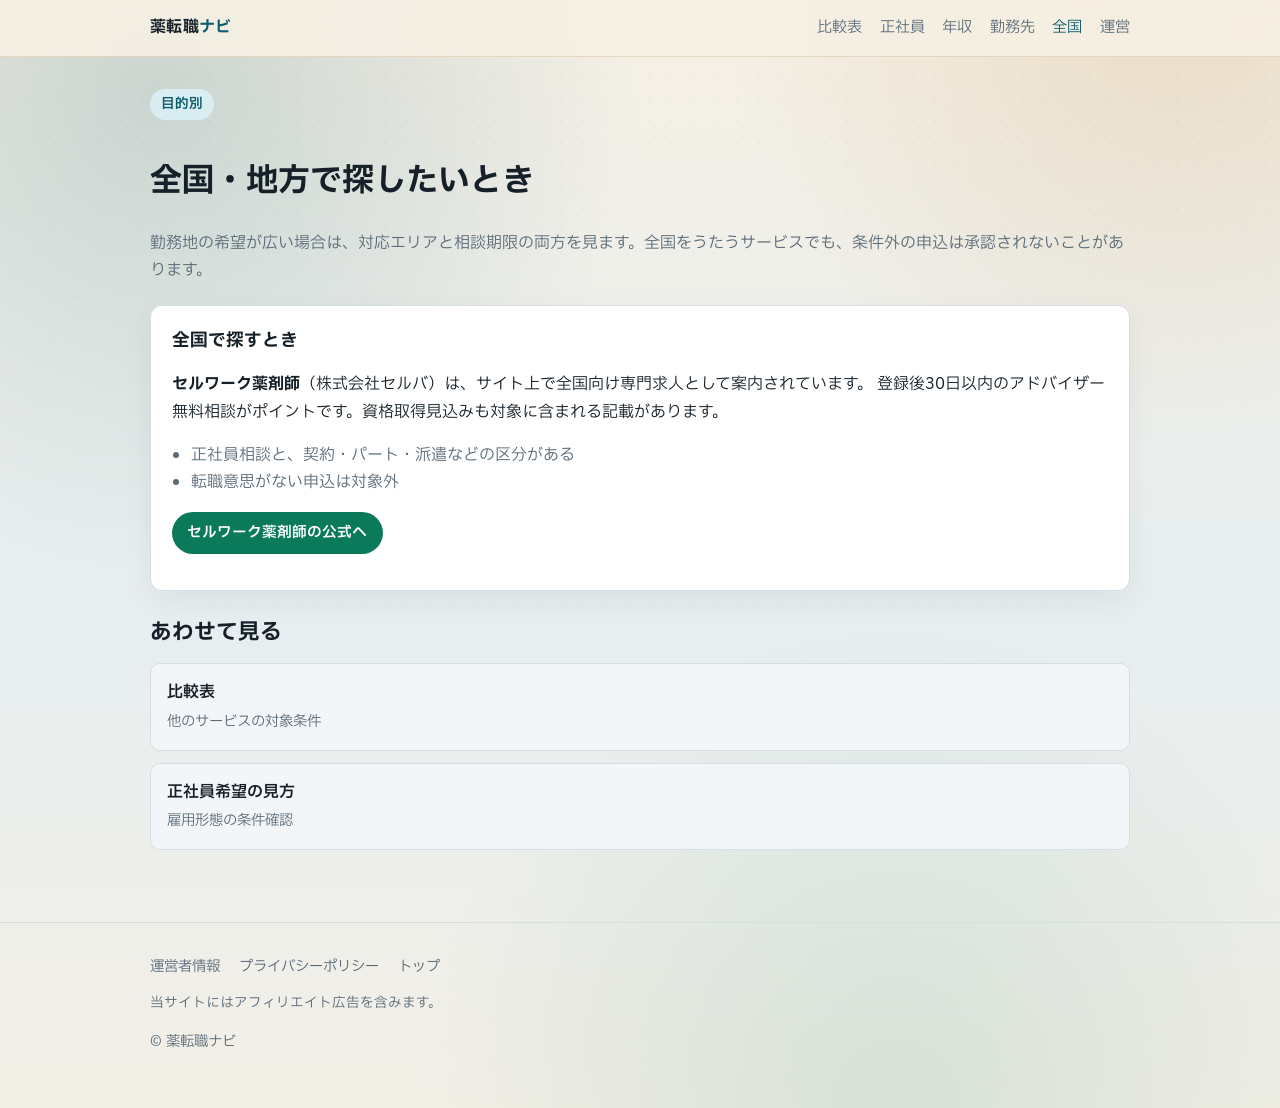
<file: guides/nationwide/index.html>
<!DOCTYPE html>
<html lang="ja">
  <head>
    <meta charset="UTF-8" />
    <meta name="viewport" content="width=device-width, initial-scale=1" />
    <title>全国・地方で探したい薬剤師向け｜転職サイト</title>
    <meta
      name="description"
      content="全国・地方で薬剤師求人を探したい方向けに、比較の見方と全国枠サービスを整理します。"
    />
    <link rel="preconnect" href="https://fonts.googleapis.com" />
    <link rel="preconnect" href="https://fonts.gstatic.com" crossorigin />
    <link
      href="https://fonts.googleapis.com/css2?family=IBM+Plex+Sans+JP:wght@400;600;700&display=swap"
      rel="stylesheet"
    />
    <link rel="stylesheet" href="/css/styles.css" />
  </head>
  <body>
    <header class="site-header">
      <div class="wrap inner">
        <a class="logo" href="/">薬転職<span>ナビ</span></a>
        <nav class="nav" aria-label="メイン">
          <a href="/compare/">比較表</a>
          <a href="/guides/full-time/">正社員</a>
          <a href="/guides/salary/">年収</a>
          <a href="/guides/workplace/">勤務先</a>
          <a href="/guides/nationwide/" aria-current="page">全国</a>
          <a href="/about/">運営</a>
        </nav>
      </div>
    </header>

    <main class="wrap section" style="padding-top: 2rem">
      <p class="hero-kicker">目的別</p>
      <h1>全国・地方で探したいとき</h1>
      <p class="section-lead">
        勤務地の希望が広い場合は、対応エリアと相談期限の両方を見ます。全国をうたうサービスでも、条件外の申込は承認されないことがあります。
      </p>

      <div class="panel">
        <h2 style="margin-top: 0; font-size: 1.1rem">全国で探すとき</h2>
        <p>
          <strong>セルワーク薬剤師</strong>（株式会社セルバ）は、サイト上で全国向け専門求人として案内されています。
          登録後30日以内のアドバイザー無料相談がポイントです。資格取得見込みも対象に含まれる記載があります。
        </p>
        <ul class="checklist">
          <li>正社員相談と、契約・パート・派遣などの区分がある</li>
          <li>転職意思がない申込は対象外</li>
        </ul>
        <p style="margin-top: 1rem">
          <a
            class="btn btn-primary btn-sm"
            href="https://px.a8.net/svt/ejp?a8mat=4BES29+A2L0YI+5D9I+5YZ75"
            rel="nofollow sponsored noopener"
            target="_blank"
            >セルワーク薬剤師の公式へ</a
          >
        </p>
      </div>

      <section class="section" style="padding-bottom: 0">
        <h2>あわせて見る</h2>
        <ul class="list-links">
          <li>
            <a href="/compare/"
              >比較表
              <span>他のサービスの対象条件</span></a
            >
          </li>
          <li>
            <a href="/guides/full-time/"
              >正社員希望の見方
              <span>雇用形態の条件確認</span></a
            >
          </li>
        </ul>
      </section>
    </main>

    <footer class="site-footer">
      <div class="wrap">
        <nav aria-label="フッター">
          <a href="/about/">運営者情報</a>
          <a href="/privacy/">プライバシーポリシー</a>
          <a href="/">トップ</a>
        </nav>
        <p class="ad-note">当サイトにはアフィリエイト広告を含みます。</p>
        <p>© 薬転職ナビ</p>
      </div>
    </footer>
  </body>
</html>
</file>
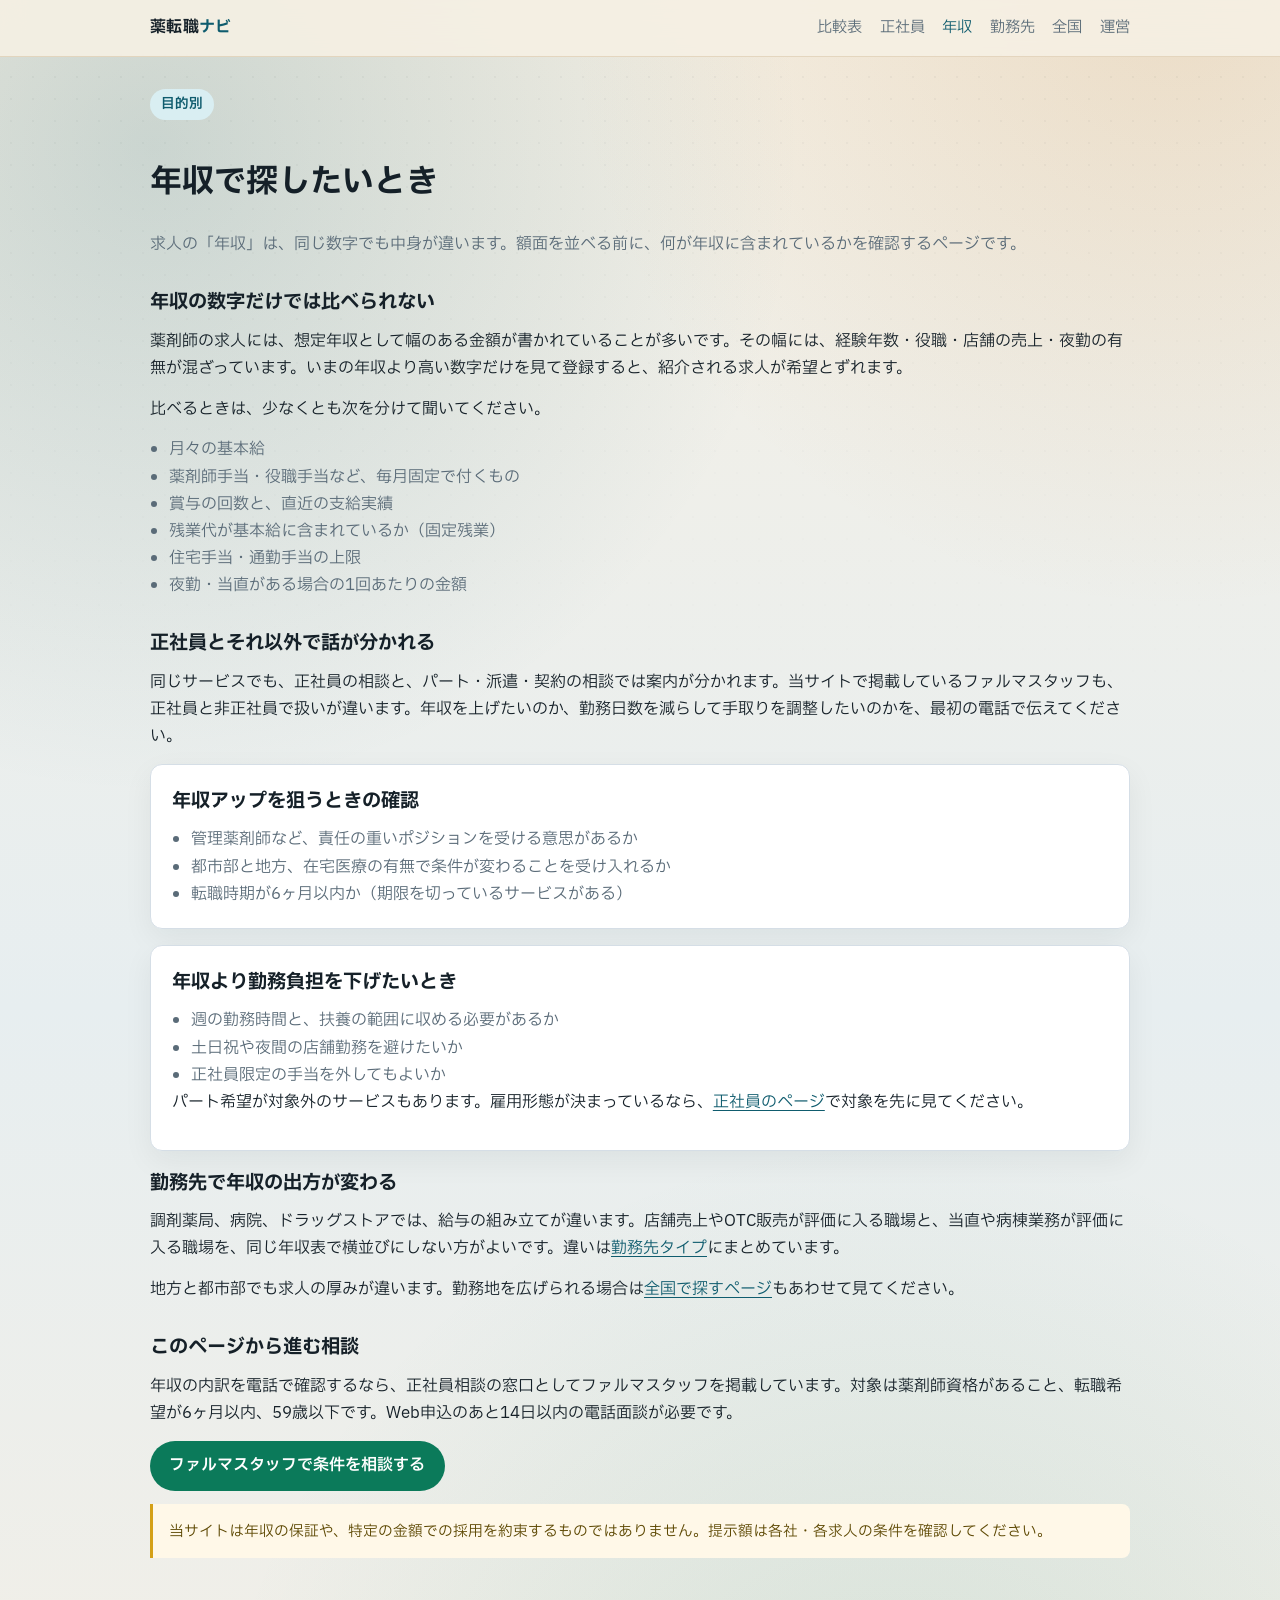
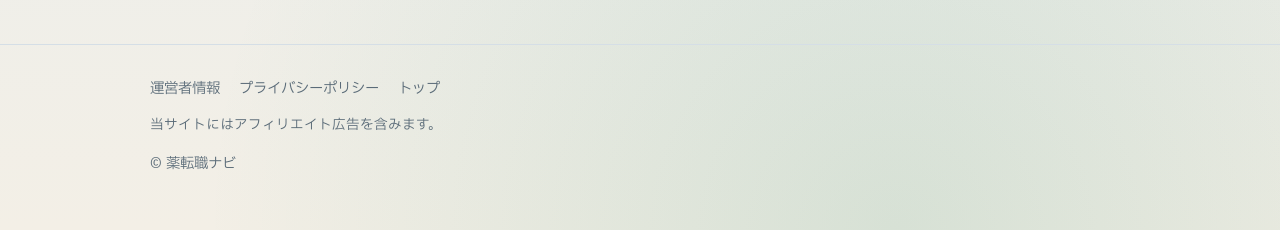
<file: guides/salary/index.html>
<!DOCTYPE html>
<html lang="ja">
  <head>
    <meta charset="UTF-8" />
    <meta name="viewport" content="width=device-width, initial-scale=1" />
    <title>年収で探す薬剤師の転職｜手当と条件の見方</title>
    <meta
      name="description"
      content="薬剤師の転職で年収を比べるときの見方。基本給、賞与、残業、住宅手当、正社員と非正社員の違いを整理します。"
    />
    <link rel="preconnect" href="https://fonts.googleapis.com" />
    <link rel="preconnect" href="https://fonts.gstatic.com" crossorigin />
    <link
      href="https://fonts.googleapis.com/css2?family=IBM+Plex+Sans+JP:wght@400;600;700&display=swap"
      rel="stylesheet"
    />
    <link rel="stylesheet" href="/css/styles.css" />
  </head>
  <body>
    <header class="site-header">
      <div class="wrap inner">
        <a class="logo" href="/">薬転職<span>ナビ</span></a>
        <nav class="nav" aria-label="メイン">
          <a href="/compare/">比較表</a>
          <a href="/guides/full-time/">正社員</a>
          <a href="/guides/salary/" aria-current="page">年収</a>
          <a href="/guides/workplace/">勤務先</a>
          <a href="/guides/nationwide/">全国</a>
          <a href="/about/">運営</a>
        </nav>
      </div>
    </header>

    <main class="wrap section article" style="padding-top: 2rem">
      <p class="hero-kicker">目的別</p>
      <h1>年収で探したいとき</h1>
      <p class="section-lead">
        求人の「年収」は、同じ数字でも中身が違います。額面を並べる前に、何が年収に含まれているかを確認するページです。
      </p>

      <h2>年収の数字だけでは比べられない</h2>
      <p>
        薬剤師の求人には、想定年収として幅のある金額が書かれていることが多いです。その幅には、経験年数・役職・店舗の売上・夜勤の有無が混ざっています。いまの年収より高い数字だけを見て登録すると、紹介される求人が希望とずれます。
      </p>
      <p>比べるときは、少なくとも次を分けて聞いてください。</p>
      <ul class="checklist">
        <li>月々の基本給</li>
        <li>薬剤師手当・役職手当など、毎月固定で付くもの</li>
        <li>賞与の回数と、直近の支給実績</li>
        <li>残業代が基本給に含まれているか（固定残業）</li>
        <li>住宅手当・通勤手当の上限</li>
        <li>夜勤・当直がある場合の1回あたりの金額</li>
      </ul>

      <h2>正社員とそれ以外で話が分かれる</h2>
      <p>
        同じサービスでも、正社員の相談と、パート・派遣・契約の相談では案内が分かれます。当サイトで掲載しているファルマスタッフも、正社員と非正社員で扱いが違います。年収を上げたいのか、勤務日数を減らして手取りを調整したいのかを、最初の電話で伝えてください。
      </p>
      <div class="panel">
        <h2 style="margin-top: 0">年収アップを狙うときの確認</h2>
        <ul class="checklist">
          <li>管理薬剤師など、責任の重いポジションを受ける意思があるか</li>
          <li>都市部と地方、在宅医療の有無で条件が変わることを受け入れるか</li>
          <li>転職時期が6ヶ月以内か（期限を切っているサービスがある）</li>
        </ul>
      </div>
      <div class="panel">
        <h2 style="margin-top: 0">年収より勤務負担を下げたいとき</h2>
        <ul class="checklist">
          <li>週の勤務時間と、扶養の範囲に収める必要があるか</li>
          <li>土日祝や夜間の店舗勤務を避けたいか</li>
          <li>正社員限定の手当を外してもよいか</li>
        </ul>
        <p>
          パート希望が対象外のサービスもあります。雇用形態が決まっているなら、<a href="/guides/full-time/">正社員のページ</a>で対象を先に見てください。
        </p>
      </div>

      <h2>勤務先で年収の出方が変わる</h2>
      <p>
        調剤薬局、病院、ドラッグストアでは、給与の組み立てが違います。店舗売上やOTC販売が評価に入る職場と、当直や病棟業務が評価に入る職場を、同じ年収表で横並びにしない方がよいです。違いは<a href="/guides/workplace/">勤務先タイプ</a>にまとめています。
      </p>
      <p>
        地方と都市部でも求人の厚みが違います。勤務地を広げられる場合は<a href="/guides/nationwide/">全国で探すページ</a>もあわせて見てください。
      </p>

      <h2>このページから進む相談</h2>
      <p>
        年収の内訳を電話で確認するなら、正社員相談の窓口としてファルマスタッフを掲載しています。対象は薬剤師資格があること、転職希望が6ヶ月以内、59歳以下です。Web申込のあと14日以内の電話面談が必要です。
      </p>
      <p>
        <a
          class="btn btn-primary"
          href="https://px.a8.net/svt/ejp?a8mat=4BES29+9X84II+276A+67Z9T"
          rel="nofollow sponsored noopener"
          target="_blank"
          >ファルマスタッフで条件を相談する</a
        >
      </p>
      <p class="note">
        当サイトは年収の保証や、特定の金額での採用を約束するものではありません。提示額は各社・各求人の条件を確認してください。
      </p>
    </main>

    <footer class="site-footer">
      <div class="wrap">
        <nav aria-label="フッター">
          <a href="/about/">運営者情報</a>
          <a href="/privacy/">プライバシーポリシー</a>
          <a href="/">トップ</a>
        </nav>
        <p class="ad-note">当サイトにはアフィリエイト広告を含みます。</p>
        <p>© 薬転職ナビ</p>
      </div>
    </footer>
  </body>
</html>
</file>
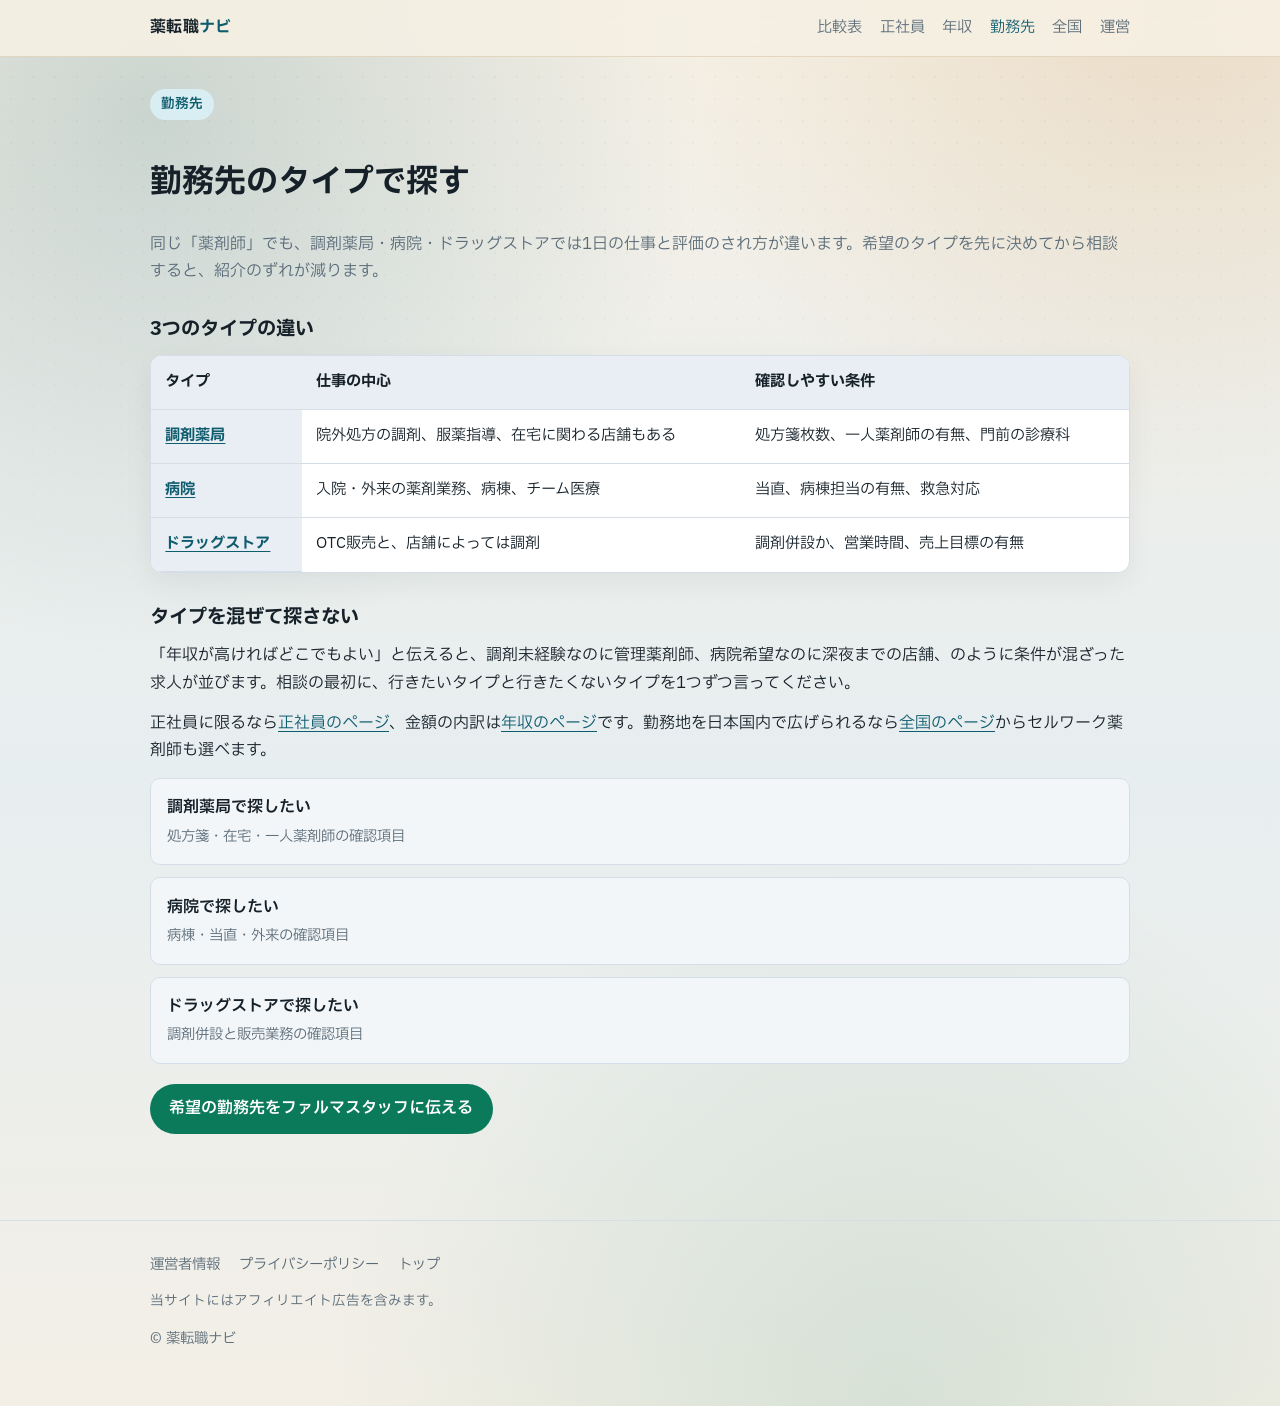
<file: guides/workplace/index.html>
<!DOCTYPE html>
<html lang="ja">
  <head>
    <meta charset="UTF-8" />
    <meta name="viewport" content="width=device-width, initial-scale=1" />
    <title>勤務先タイプで探す｜調剤薬局・病院・ドラッグストア</title>
    <meta
      name="description"
      content="薬剤師の転職を、調剤薬局・病院・ドラッグストアの働き方の違いから整理します。"
    />
    <link rel="preconnect" href="https://fonts.googleapis.com" />
    <link rel="preconnect" href="https://fonts.gstatic.com" crossorigin />
    <link
      href="https://fonts.googleapis.com/css2?family=IBM+Plex+Sans+JP:wght@400;600;700&display=swap"
      rel="stylesheet"
    />
    <link rel="stylesheet" href="/css/styles.css" />
  </head>
  <body>
    <header class="site-header">
      <div class="wrap inner">
        <a class="logo" href="/">薬転職<span>ナビ</span></a>
        <nav class="nav" aria-label="メイン">
          <a href="/compare/">比較表</a>
          <a href="/guides/full-time/">正社員</a>
          <a href="/guides/salary/">年収</a>
          <a href="/guides/workplace/" aria-current="page">勤務先</a>
          <a href="/guides/nationwide/">全国</a>
          <a href="/about/">運営</a>
        </nav>
      </div>
    </header>

    <main class="wrap section article" style="padding-top: 2rem">
      <p class="hero-kicker">勤務先</p>
      <h1>勤務先のタイプで探す</h1>
      <p class="section-lead">
        同じ「薬剤師」でも、調剤薬局・病院・ドラッグストアでは1日の仕事と評価のされ方が違います。希望のタイプを先に決めてから相談すると、紹介のずれが減ります。
      </p>

      <h2>3つのタイプの違い</h2>
      <div class="table-wrap" role="region" aria-label="勤務先タイプ" tabindex="0">
        <table>
          <thead>
            <tr>
              <th>タイプ</th>
              <th>仕事の中心</th>
              <th>確認しやすい条件</th>
            </tr>
          </thead>
          <tbody>
            <tr>
              <th><a href="/guides/workplace/pharmacy/">調剤薬局</a></th>
              <td>院外処方の調剤、服薬指導、在宅に関わる店舗もある</td>
              <td>処方箋枚数、一人薬剤師の有無、門前の診療科</td>
            </tr>
            <tr>
              <th><a href="/guides/workplace/hospital/">病院</a></th>
              <td>入院・外来の薬剤業務、病棟、チーム医療</td>
              <td>当直、病棟担当の有無、救急対応</td>
            </tr>
            <tr>
              <th><a href="/guides/workplace/drugstore/">ドラッグストア</a></th>
              <td>OTC販売と、店舗によっては調剤</td>
              <td>調剤併設か、営業時間、売上目標の有無</td>
            </tr>
          </tbody>
        </table>
      </div>

      <h2>タイプを混ぜて探さない</h2>
      <p>
        「年収が高ければどこでもよい」と伝えると、調剤未経験なのに管理薬剤師、病院希望なのに深夜までの店舗、のように条件が混ざった求人が並びます。相談の最初に、行きたいタイプと行きたくないタイプを1つずつ言ってください。
      </p>
      <p>
        正社員に限るなら<a href="/guides/full-time/">正社員のページ</a>、金額の内訳は<a href="/guides/salary/">年収のページ</a>です。勤務地を日本国内で広げられるなら<a href="/guides/nationwide/">全国のページ</a>からセルワーク薬剤師も選べます。
      </p>

      <ul class="list-links">
        <li>
          <a href="/guides/workplace/pharmacy/"
            >調剤薬局で探したい
            <span>処方箋・在宅・一人薬剤師の確認項目</span></a
          >
        </li>
        <li>
          <a href="/guides/workplace/hospital/"
            >病院で探したい
            <span>病棟・当直・外来の確認項目</span></a
          >
        </li>
        <li>
          <a href="/guides/workplace/drugstore/"
            >ドラッグストアで探したい
            <span>調剤併設と販売業務の確認項目</span></a
          >
        </li>
      </ul>

      <p style="margin-top: 1.25rem">
        <a
          class="btn btn-primary"
          href="https://px.a8.net/svt/ejp?a8mat=4BES29+9X84II+276A+67Z9T"
          rel="nofollow sponsored noopener"
          target="_blank"
          >希望の勤務先をファルマスタッフに伝える</a
        >
      </p>
    </main>

    <footer class="site-footer">
      <div class="wrap">
        <nav aria-label="フッター">
          <a href="/about/">運営者情報</a>
          <a href="/privacy/">プライバシーポリシー</a>
          <a href="/">トップ</a>
        </nav>
        <p class="ad-note">当サイトにはアフィリエイト広告を含みます。</p>
        <p>© 薬転職ナビ</p>
      </div>
    </footer>
  </body>
</html>
</file>
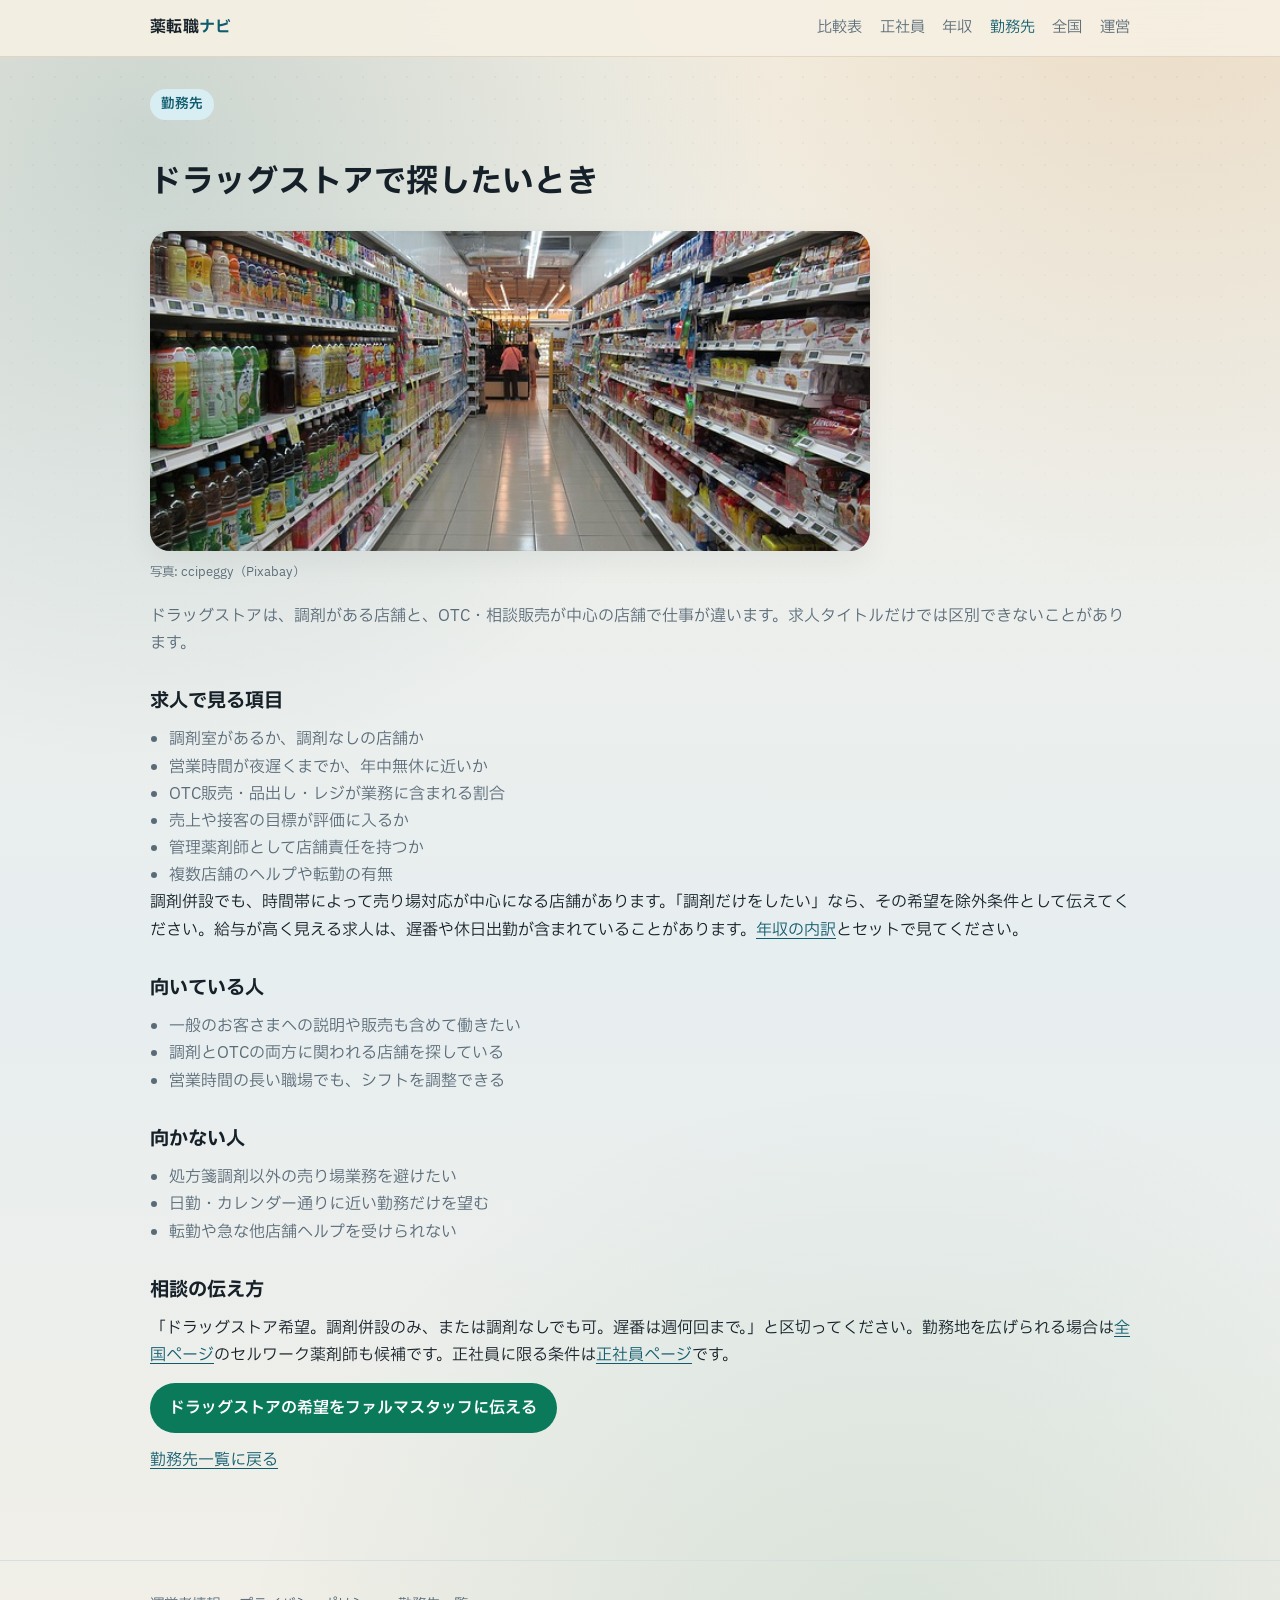
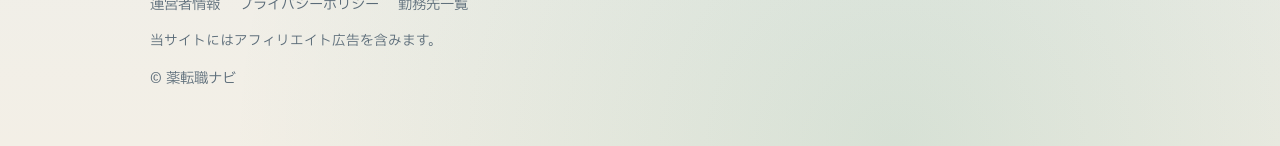
<file: guides/workplace/drugstore/index.html>
<!DOCTYPE html>
<html lang="ja">
  <head>
    <meta charset="UTF-8" />
    <meta name="viewport" content="width=device-width, initial-scale=1" />
    <title>ドラッグストアで探したい薬剤師向け｜調剤併設の確認</title>
    <meta
      name="description"
      content="ドラッグストアの薬剤師求人で、調剤併設の有無・営業時間・販売業務の範囲を確認するポイントです。"
    />
    <link rel="preconnect" href="https://fonts.googleapis.com" />
    <link rel="preconnect" href="https://fonts.gstatic.com" crossorigin />
    <link
      href="https://fonts.googleapis.com/css2?family=IBM+Plex+Sans+JP:wght@400;600;700&display=swap"
      rel="stylesheet"
    />
    <link rel="stylesheet" href="/css/styles.css" />
  </head>
  <body>
    <header class="site-header">
      <div class="wrap inner">
        <a class="logo" href="/">薬転職<span>ナビ</span></a>
        <nav class="nav" aria-label="メイン">
          <a href="/compare/">比較表</a>
          <a href="/guides/full-time/">正社員</a>
          <a href="/guides/salary/">年収</a>
          <a href="/guides/workplace/" aria-current="page">勤務先</a>
          <a href="/guides/nationwide/">全国</a>
          <a href="/about/">運営</a>
        </nav>
      </div>
    </header>

    <main class="wrap section article" style="padding-top: 2rem">
      <p class="hero-kicker">勤務先</p>
      <h1>ドラッグストアで探したいとき</h1>
      <figure class="article-figure">
        <img src="/img/drugstore.jpg" width="640" height="427" alt="店内の商品棚" />
        <figcaption class="photo-credit">写真: ccipeggy（Pixabay）</figcaption>
      </figure>
      <p class="section-lead">
        ドラッグストアは、調剤がある店舗と、OTC・相談販売が中心の店舗で仕事が違います。求人タイトルだけでは区別できないことがあります。
      </p>

      <h2>求人で見る項目</h2>
      <ul class="checklist">
        <li>調剤室があるか、調剤なしの店舗か</li>
        <li>営業時間が夜遅くまでか、年中無休に近いか</li>
        <li>OTC販売・品出し・レジが業務に含まれる割合</li>
        <li>売上や接客の目標が評価に入るか</li>
        <li>管理薬剤師として店舗責任を持つか</li>
        <li>複数店舗のヘルプや転勤の有無</li>
      </ul>
      <p>
        調剤併設でも、時間帯によって売り場対応が中心になる店舗があります。「調剤だけをしたい」なら、その希望を除外条件として伝えてください。給与が高く見える求人は、遅番や休日出勤が含まれていることがあります。<a href="/guides/salary/">年収の内訳</a>とセットで見てください。
      </p>

      <h2>向いている人</h2>
      <ul class="checklist">
        <li>一般のお客さまへの説明や販売も含めて働きたい</li>
        <li>調剤とOTCの両方に関われる店舗を探している</li>
        <li>営業時間の長い職場でも、シフトを調整できる</li>
      </ul>

      <h2>向かない人</h2>
      <ul class="checklist">
        <li>処方箋調剤以外の売り場業務を避けたい</li>
        <li>日勤・カレンダー通りに近い勤務だけを望む</li>
        <li>転勤や急な他店舗ヘルプを受けられない</li>
      </ul>

      <h2>相談の伝え方</h2>
      <p>
        「ドラッグストア希望。調剤併設のみ、または調剤なしでも可。遅番は週何回まで。」と区切ってください。勤務地を広げられる場合は<a href="/guides/nationwide/">全国ページ</a>のセルワーク薬剤師も候補です。正社員に限る条件は<a href="/guides/full-time/">正社員ページ</a>です。
      </p>
      <p>
        <a
          class="btn btn-primary"
          href="https://px.a8.net/svt/ejp?a8mat=4BES29+9X84II+276A+67Z9T"
          rel="nofollow sponsored noopener"
          target="_blank"
          >ドラッグストアの希望をファルマスタッフに伝える</a
        >
      </p>
      <p><a href="/guides/workplace/">勤務先一覧に戻る</a></p>
    </main>

    <footer class="site-footer">
      <div class="wrap">
        <nav aria-label="フッター">
          <a href="/about/">運営者情報</a>
          <a href="/privacy/">プライバシーポリシー</a>
          <a href="/guides/workplace/">勤務先一覧</a>
        </nav>
        <p class="ad-note">当サイトにはアフィリエイト広告を含みます。</p>
        <p>© 薬転職ナビ</p>
      </div>
    </footer>
  </body>
</html>
</file>
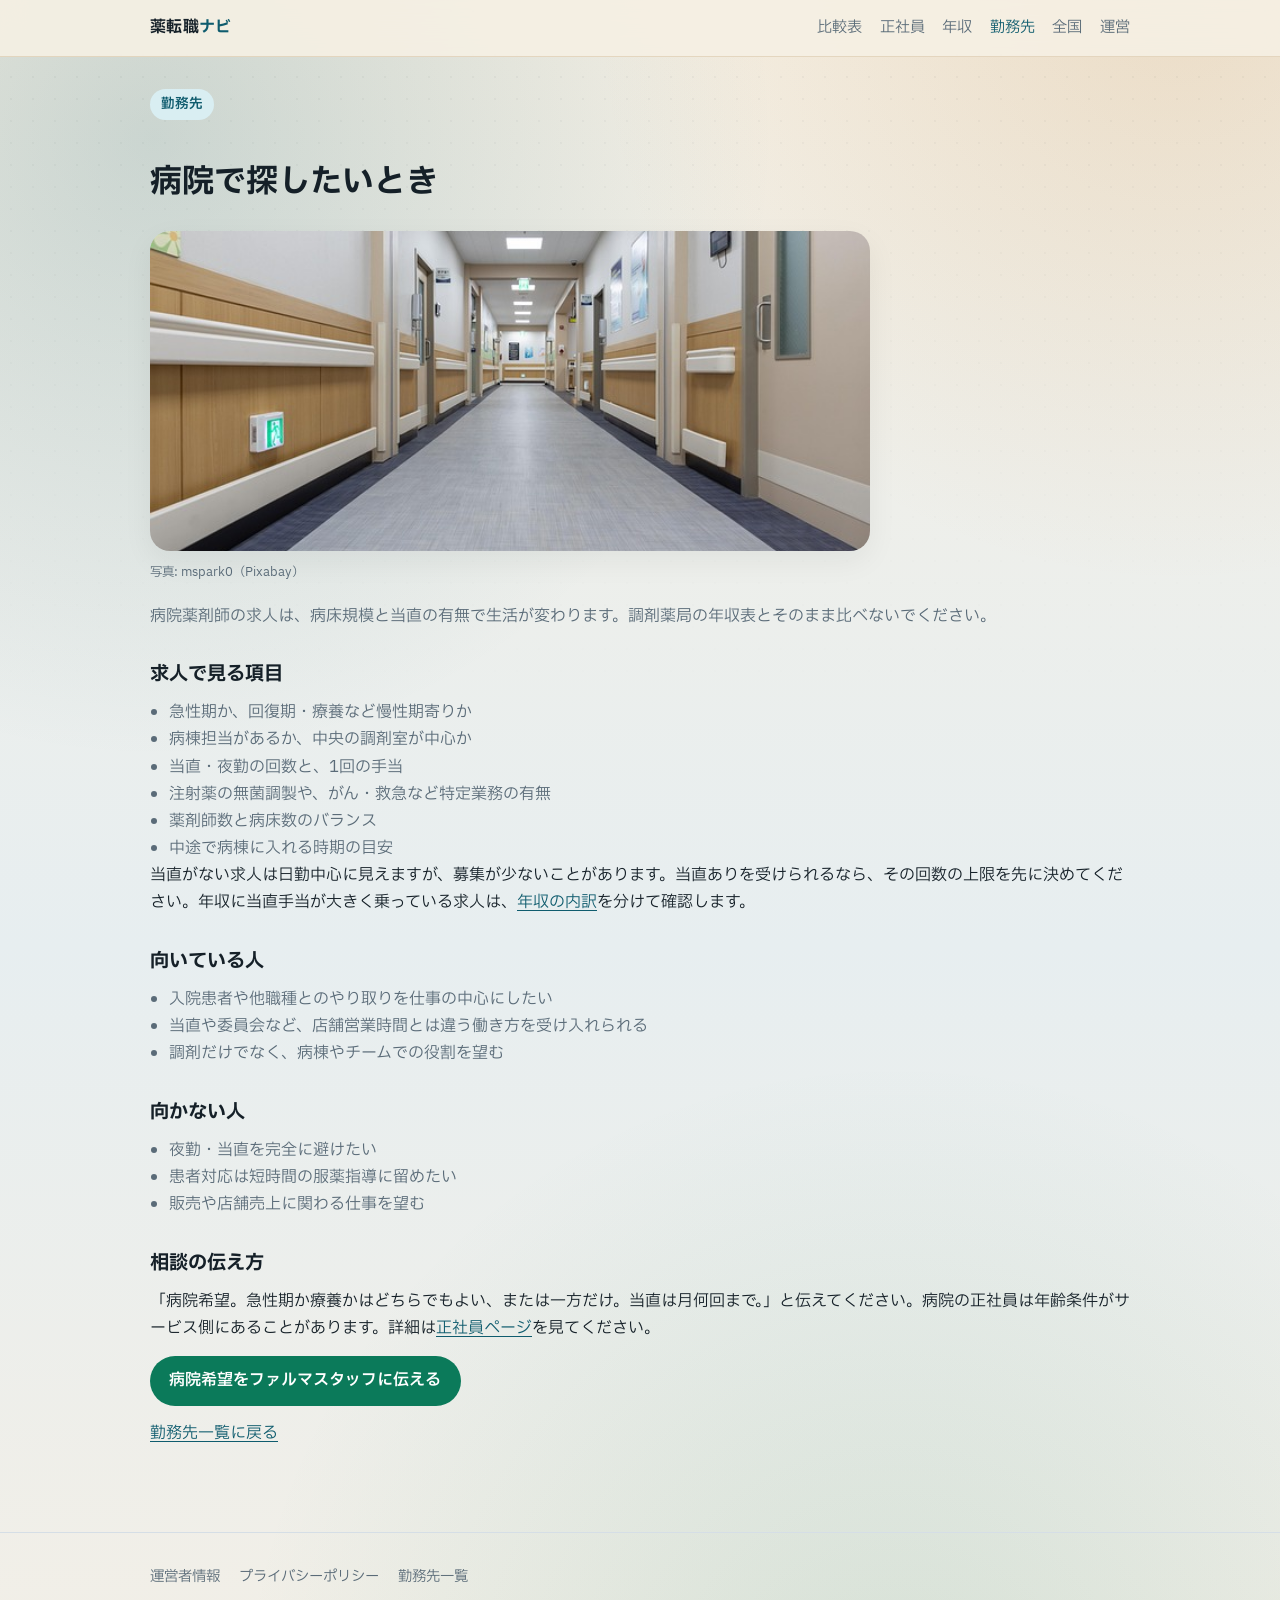
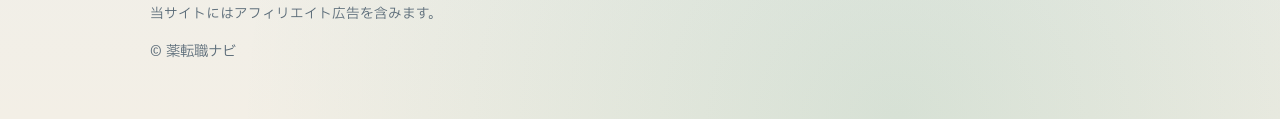
<file: guides/workplace/hospital/index.html>
<!DOCTYPE html>
<html lang="ja">
  <head>
    <meta charset="UTF-8" />
    <meta name="viewport" content="width=device-width, initial-scale=1" />
    <title>病院で探したい薬剤師向け｜病棟・当直の確認</title>
    <meta
      name="description"
      content="病院薬剤師への転職で、病棟担当・当直・外来・急性期と慢性期の違いを確認するポイントです。"
    />
    <link rel="preconnect" href="https://fonts.googleapis.com" />
    <link rel="preconnect" href="https://fonts.gstatic.com" crossorigin />
    <link
      href="https://fonts.googleapis.com/css2?family=IBM+Plex+Sans+JP:wght@400;600;700&display=swap"
      rel="stylesheet"
    />
    <link rel="stylesheet" href="/css/styles.css" />
  </head>
  <body>
    <header class="site-header">
      <div class="wrap inner">
        <a class="logo" href="/">薬転職<span>ナビ</span></a>
        <nav class="nav" aria-label="メイン">
          <a href="/compare/">比較表</a>
          <a href="/guides/full-time/">正社員</a>
          <a href="/guides/salary/">年収</a>
          <a href="/guides/workplace/" aria-current="page">勤務先</a>
          <a href="/guides/nationwide/">全国</a>
          <a href="/about/">運営</a>
        </nav>
      </div>
    </header>

    <main class="wrap section article" style="padding-top: 2rem">
      <p class="hero-kicker">勤務先</p>
      <h1>病院で探したいとき</h1>
      <figure class="article-figure">
        <img src="/img/hospital.jpg" width="640" height="427" alt="病院の廊下" />
        <figcaption class="photo-credit">写真: mspark0（Pixabay）</figcaption>
      </figure>
      <p class="section-lead">
        病院薬剤師の求人は、病床規模と当直の有無で生活が変わります。調剤薬局の年収表とそのまま比べないでください。
      </p>

      <h2>求人で見る項目</h2>
      <ul class="checklist">
        <li>急性期か、回復期・療養など慢性期寄りか</li>
        <li>病棟担当があるか、中央の調剤室が中心か</li>
        <li>当直・夜勤の回数と、1回の手当</li>
        <li>注射薬の無菌調製や、がん・救急など特定業務の有無</li>
        <li>薬剤師数と病床数のバランス</li>
        <li>中途で病棟に入れる時期の目安</li>
      </ul>
      <p>
        当直がない求人は日勤中心に見えますが、募集が少ないことがあります。当直ありを受けられるなら、その回数の上限を先に決めてください。年収に当直手当が大きく乗っている求人は、<a href="/guides/salary/">年収の内訳</a>を分けて確認します。
      </p>

      <h2>向いている人</h2>
      <ul class="checklist">
        <li>入院患者や他職種とのやり取りを仕事の中心にしたい</li>
        <li>当直や委員会など、店舗営業時間とは違う働き方を受け入れられる</li>
        <li>調剤だけでなく、病棟やチームでの役割を望む</li>
      </ul>

      <h2>向かない人</h2>
      <ul class="checklist">
        <li>夜勤・当直を完全に避けたい</li>
        <li>患者対応は短時間の服薬指導に留めたい</li>
        <li>販売や店舗売上に関わる仕事を望む</li>
      </ul>

      <h2>相談の伝え方</h2>
      <p>
        「病院希望。急性期か療養かはどちらでもよい、または一方だけ。当直は月何回まで。」と伝えてください。病院の正社員は年齢条件がサービス側にあることがあります。詳細は<a href="/guides/full-time/">正社員ページ</a>を見てください。
      </p>
      <p>
        <a
          class="btn btn-primary"
          href="https://px.a8.net/svt/ejp?a8mat=4BES29+9X84II+276A+67Z9T"
          rel="nofollow sponsored noopener"
          target="_blank"
          >病院希望をファルマスタッフに伝える</a
        >
      </p>
      <p><a href="/guides/workplace/">勤務先一覧に戻る</a></p>
    </main>

    <footer class="site-footer">
      <div class="wrap">
        <nav aria-label="フッター">
          <a href="/about/">運営者情報</a>
          <a href="/privacy/">プライバシーポリシー</a>
          <a href="/guides/workplace/">勤務先一覧</a>
        </nav>
        <p class="ad-note">当サイトにはアフィリエイト広告を含みます。</p>
        <p>© 薬転職ナビ</p>
      </div>
    </footer>
  </body>
</html>
</file>
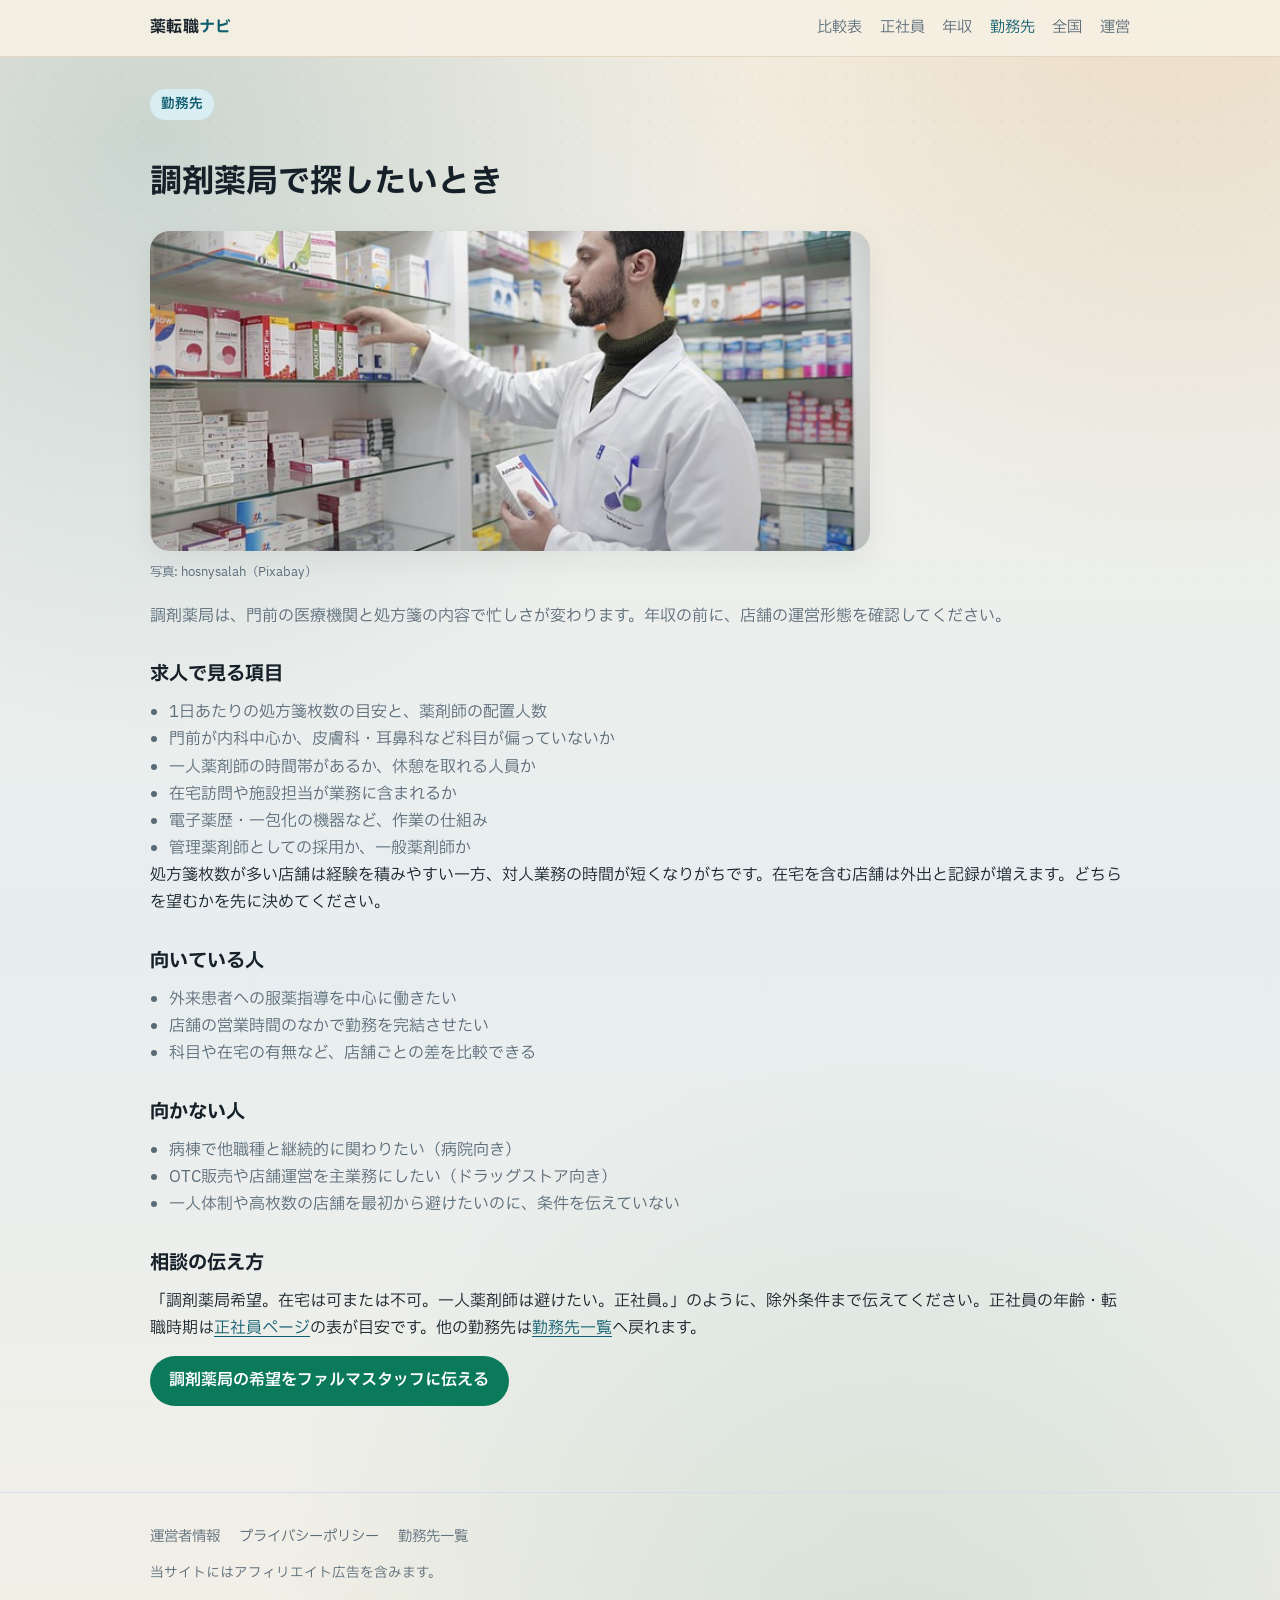
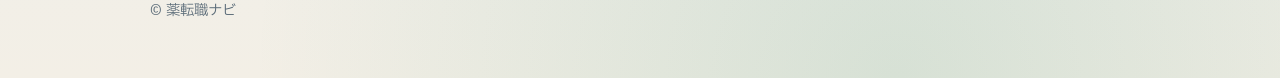
<file: guides/workplace/pharmacy/index.html>
<!DOCTYPE html>
<html lang="ja">
  <head>
    <meta charset="UTF-8" />
    <meta name="viewport" content="width=device-width, initial-scale=1" />
    <title>調剤薬局で探したい薬剤師向け｜確認する条件</title>
    <meta
      name="description"
      content="調剤薬局への転職で、処方箋枚数・門前診療科・在宅・一人薬剤師の有無を確認するポイントです。"
    />
    <link rel="preconnect" href="https://fonts.googleapis.com" />
    <link rel="preconnect" href="https://fonts.gstatic.com" crossorigin />
    <link
      href="https://fonts.googleapis.com/css2?family=IBM+Plex+Sans+JP:wght@400;600;700&display=swap"
      rel="stylesheet"
    />
    <link rel="stylesheet" href="/css/styles.css" />
  </head>
  <body>
    <header class="site-header">
      <div class="wrap inner">
        <a class="logo" href="/">薬転職<span>ナビ</span></a>
        <nav class="nav" aria-label="メイン">
          <a href="/compare/">比較表</a>
          <a href="/guides/full-time/">正社員</a>
          <a href="/guides/salary/">年収</a>
          <a href="/guides/workplace/" aria-current="page">勤務先</a>
          <a href="/guides/nationwide/">全国</a>
          <a href="/about/">運営</a>
        </nav>
      </div>
    </header>

    <main class="wrap section article" style="padding-top: 2rem">
      <p class="hero-kicker">勤務先</p>
      <h1>調剤薬局で探したいとき</h1>
      <figure class="article-figure">
        <img src="/img/pharmacy.jpg" width="640" height="427" alt="調剤棚に並んだ薬" />
        <figcaption class="photo-credit">写真: hosnysalah（Pixabay）</figcaption>
      </figure>
      <p class="section-lead">
        調剤薬局は、門前の医療機関と処方箋の内容で忙しさが変わります。年収の前に、店舗の運営形態を確認してください。
      </p>

      <h2>求人で見る項目</h2>
      <ul class="checklist">
        <li>1日あたりの処方箋枚数の目安と、薬剤師の配置人数</li>
        <li>門前が内科中心か、皮膚科・耳鼻科など科目が偏っていないか</li>
        <li>一人薬剤師の時間帯があるか、休憩を取れる人員か</li>
        <li>在宅訪問や施設担当が業務に含まれるか</li>
        <li>電子薬歴・一包化の機器など、作業の仕組み</li>
        <li>管理薬剤師としての採用か、一般薬剤師か</li>
      </ul>
      <p>
        処方箋枚数が多い店舗は経験を積みやすい一方、対人業務の時間が短くなりがちです。在宅を含む店舗は外出と記録が増えます。どちらを望むかを先に決めてください。
      </p>

      <h2>向いている人</h2>
      <ul class="checklist">
        <li>外来患者への服薬指導を中心に働きたい</li>
        <li>店舗の営業時間のなかで勤務を完結させたい</li>
        <li>科目や在宅の有無など、店舗ごとの差を比較できる</li>
      </ul>

      <h2>向かない人</h2>
      <ul class="checklist">
        <li>病棟で他職種と継続的に関わりたい（病院向き）</li>
        <li>OTC販売や店舗運営を主業務にしたい（ドラッグストア向き）</li>
        <li>一人体制や高枚数の店舗を最初から避けたいのに、条件を伝えていない</li>
      </ul>

      <h2>相談の伝え方</h2>
      <p>
        「調剤薬局希望。在宅は可または不可。一人薬剤師は避けたい。正社員。」のように、除外条件まで伝えてください。正社員の年齢・転職時期は<a href="/guides/full-time/">正社員ページ</a>の表が目安です。他の勤務先は<a href="/guides/workplace/">勤務先一覧</a>へ戻れます。
      </p>
      <p>
        <a
          class="btn btn-primary"
          href="https://px.a8.net/svt/ejp?a8mat=4BES29+9X84II+276A+67Z9T"
          rel="nofollow sponsored noopener"
          target="_blank"
          >調剤薬局の希望をファルマスタッフに伝える</a
        >
      </p>
    </main>

    <footer class="site-footer">
      <div class="wrap">
        <nav aria-label="フッター">
          <a href="/about/">運営者情報</a>
          <a href="/privacy/">プライバシーポリシー</a>
          <a href="/guides/workplace/">勤務先一覧</a>
        </nav>
        <p class="ad-note">当サイトにはアフィリエイト広告を含みます。</p>
        <p>© 薬転職ナビ</p>
      </div>
    </footer>
  </body>
</html>
</file>
<file: css/styles.css>
:root {
  --bg: #f3f6f8;
  --bg-accent: #e8eef3;
  --surface: #ffffff;
  --ink: #152028;
  --muted: #5a6b78;
  --line: #d5dee6;
  --brand: #0f5c6e;
  --brand-soft: #d9eef2;
  --cta: #0b7a5a;
  --cta-hover: #09664b;
  --warn: #8a5a00;
  --radius: 12px;
  --shadow: 0 10px 30px rgba(21, 32, 40, 0.06);
  --max: 980px;
  --font: "IBM Plex Sans JP", "Noto Sans JP", sans-serif;
}

* {
  box-sizing: border-box;
}

html {
  scroll-behavior: smooth;
}

body {
  margin: 0;
  font-family: var(--font);
  color: var(--ink);
  background-color: #efe6d6;
  background-image:
    radial-gradient(circle at 12% 8%, rgba(15, 92, 110, 0.18), transparent 32%),
    radial-gradient(circle at 92% 0%, rgba(184, 122, 46, 0.16), transparent 28%),
    radial-gradient(circle at 70% 100%, rgba(11, 122, 90, 0.12), transparent 34%),
    linear-gradient(180deg, #f6f0e4 0%, #e7eef0 55%, #f3efe6 100%);
  line-height: 1.7;
}

body::before {
  content: "";
  position: fixed;
  inset: 0;
  z-index: -1;
  pointer-events: none;
  background-image: radial-gradient(rgba(21, 32, 40, 0.07) 1px, transparent 1px);
  background-size: 22px 22px;
  mask-image: linear-gradient(180deg, rgba(0, 0, 0, 0.55), transparent 80%);
}

a {
  color: var(--brand);
  text-decoration-thickness: 1px;
  text-underline-offset: 3px;
}

a:hover {
  color: #0a4553;
}

img {
  max-width: 100%;
}

.wrap {
  width: min(var(--max), calc(100% - 2rem));
  margin-inline: auto;
}

.site-header {
  position: sticky;
  top: 0;
  z-index: 20;
  backdrop-filter: blur(12px);
  background: rgba(246, 240, 228, 0.9);
  border-bottom: 1px solid rgba(184, 148, 96, 0.28);
}

.site-header .inner {
  display: flex;
  align-items: center;
  justify-content: space-between;
  gap: 1rem;
  padding: 0.9rem 0;
}

.logo {
  font-weight: 700;
  letter-spacing: 0.02em;
  color: var(--ink);
  text-decoration: none;
}

.logo span {
  color: var(--brand);
}

.ad-note {
  margin: 0 0 0.4rem;
  font-size: 0.85rem;
}

.nav {
  display: flex;
  flex-wrap: wrap;
  gap: 0.9rem 1.1rem;
  font-size: 0.95rem;
}

.nav a {
  color: var(--muted);
  text-decoration: none;
}

.nav a:hover,
.nav a[aria-current="page"] {
  color: var(--brand);
}

.hero {
  padding: 3.2rem 0 2rem;
}

.hero-kicker {
  display: inline-block;
  margin: 0 0 0.8rem;
  padding: 0.25rem 0.7rem;
  border-radius: 999px;
  background: var(--brand-soft);
  color: var(--brand);
  font-size: 0.85rem;
  font-weight: 600;
}

.hero h1 {
  margin: 0 0 0.8rem;
  font-size: clamp(1.7rem, 4vw, 2.4rem);
  line-height: 1.35;
  letter-spacing: -0.02em;
}

.hero .lead {
  margin: 0 0 1.4rem;
  max-width: 40rem;
  color: var(--muted);
  font-size: 1.05rem;
}

.actions {
  display: flex;
  flex-wrap: wrap;
  gap: 0.75rem;
}

.btn {
  display: inline-flex;
  align-items: center;
  justify-content: center;
  gap: 0.35rem;
  min-height: 2.75rem;
  padding: 0.65rem 1.15rem;
  border-radius: 999px;
  border: 1px solid transparent;
  font: inherit;
  font-weight: 600;
  text-decoration: none;
  cursor: pointer;
}

.btn-primary {
  background: var(--cta);
  color: #fff;
}

.btn-primary:hover {
  background: var(--cta-hover);
  color: #fff;
}

.btn-secondary {
  background: var(--surface);
  color: var(--ink);
  border-color: var(--line);
}

.btn-secondary:hover {
  border-color: var(--brand);
  color: var(--brand);
}

.btn-sm {
  min-height: 2.3rem;
  padding: 0.45rem 0.9rem;
  font-size: 0.92rem;
}

.section {
  padding: 1.5rem 0 2.5rem;
}

.section h2 {
  margin: 0 0 0.75rem;
  font-size: 1.35rem;
}

.section .section-lead {
  margin: 0 0 1.25rem;
  color: var(--muted);
}

.update-date {
  margin: -0.6rem 0 1.25rem;
  color: var(--muted);
  font-size: 0.9rem;
}

.panel {
  background: var(--surface);
  border: 1px solid var(--line);
  border-radius: var(--radius);
  box-shadow: var(--shadow);
  padding: 1.25rem 1.3rem;
}

.list-links {
  display: grid;
  gap: 0.75rem;
  padding: 0;
  margin: 0;
  list-style: none;
}

.list-links a {
  display: block;
  padding: 0.95rem 1rem;
  border-radius: 10px;
  background: var(--bg);
  border: 1px solid var(--line);
  color: var(--ink);
  text-decoration: none;
  font-weight: 600;
}

.list-links a:hover {
  border-color: var(--brand);
  background: var(--brand-soft);
}

.list-links span {
  display: block;
  margin-top: 0.2rem;
  color: var(--muted);
  font-size: 0.9rem;
  font-weight: 400;
}

.table-wrap {
  overflow-x: auto;
  border: 1px solid var(--line);
  border-radius: var(--radius);
  background: var(--surface);
  box-shadow: var(--shadow);
}

table {
  width: 100%;
  border-collapse: collapse;
  min-width: 640px;
}

th,
td {
  padding: 0.85rem 0.9rem;
  border-bottom: 1px solid var(--line);
  text-align: left;
  vertical-align: top;
  font-size: 0.95rem;
}

th {
  background: var(--bg-accent);
  font-weight: 700;
  white-space: nowrap;
}

tr:last-child td {
  border-bottom: 0;
}

.tag {
  display: inline-block;
  padding: 0.15rem 0.5rem;
  border-radius: 999px;
  background: var(--brand-soft);
  color: var(--brand);
  font-size: 0.78rem;
  font-weight: 700;
}

.note {
  margin: 1rem 0 0;
  padding: 0.9rem 1rem;
  border-left: 3px solid #d4a017;
  background: #fff8e8;
  color: #5c4700;
  border-radius: 0 8px 8px 0;
  font-size: 0.92rem;
}

.service-block {
  margin-top: 1.25rem;
}

.service-block h3 {
  margin: 0 0 0.4rem;
  font-size: 1.15rem;
}

.service-block p {
  margin: 0 0 0.8rem;
  color: var(--muted);
}

.checklist {
  margin: 0;
  padding-left: 1.2rem;
  color: var(--muted);
}

.site-footer {
  margin-top: 2rem;
  padding: 2rem 0 2.5rem;
  border-top: 1px solid var(--line);
  color: var(--muted);
  font-size: 0.9rem;
}

.site-footer nav {
  display: flex;
  flex-wrap: wrap;
  gap: 0.8rem 1.2rem;
  margin-bottom: 0.8rem;
}

.site-footer a {
  color: var(--muted);
  text-decoration: none;
}

.site-footer a:hover {
  color: var(--brand);
}

.placeholder-link {
  opacity: 0.85;
}

.article h2 {
  margin: 1.75rem 0 0.55rem;
  font-size: 1.2rem;
}

.article p {
  margin: 0 0 0.85rem;
}

.article .panel + .panel,
.article .panel + h2 {
  margin-top: 1rem;
}

.hero-grid {
  display: grid;
  grid-template-columns: 1.05fr 0.95fr;
  gap: 1.5rem;
  align-items: center;
}

.hero-figure {
  margin: 0;
}

.hero-figure img,
.article-figure img {
  display: block;
  width: 100%;
  height: auto;
  border-radius: 20px;
  box-shadow: var(--shadow);
}

.article-figure {
  margin: 0 0 1.2rem;
  max-width: 720px;
}

.article-figure img {
  max-height: 320px;
  object-fit: cover;
}

.photo-credit {
  margin: 0.7rem 0 0;
  color: var(--muted);
  font-size: 0.78rem;
}

.lead-mark {
  display: block;
  width: 72px;
  height: 72px;
  margin: 0 0 0.8rem;
}

.intro-grid {
  display: grid;
  grid-template-columns: 1.2fr 0.8fr;
  gap: 1rem;
}

.card-grid {
  display: grid;
  grid-template-columns: repeat(3, 1fr);
  gap: 0.9rem;
}

.choice-card,
.place-card {
  display: block;
  background: var(--surface);
  border: 1px solid var(--line);
  border-radius: var(--radius);
  box-shadow: var(--shadow);
  color: var(--ink);
  text-decoration: none;
  overflow: hidden;
}

.choice-card {
  padding: 1rem 1rem 1.1rem;
}

.choice-card:hover,
.place-card:hover {
  border-color: var(--brand);
  color: var(--ink);
}

.choice-card img,
.place-card img {
  display: block;
  width: 64px;
  height: 64px;
}

.place-card img {
  width: 100%;
  height: 190px;
  object-fit: cover;
}

.choice-card strong,
.place-card strong {
  display: block;
  margin: 0.7rem 0 0.25rem;
}

.choice-card span,
.place-card span {
  display: block;
  color: var(--muted);
  font-size: 0.92rem;
}

.place-card {
  padding-bottom: 0.9rem;
}

.place-card strong,
.place-card span {
  padding-inline: 0.9rem;
}

.filter-box {
  background: rgba(255, 252, 246, 0.92);
  border: 1px solid rgba(184, 148, 96, 0.35);
  border-radius: var(--radius);
  box-shadow: var(--shadow);
  padding: 1.1rem 1.15rem 1.2rem;
}

.filter-groups {
  display: grid;
  grid-template-columns: repeat(3, 1fr);
  gap: 0.9rem;
}

.filter-groups fieldset {
  margin: 0;
  padding: 0.8rem 0.9rem 0.9rem;
  border: 1px solid var(--line);
  border-radius: 10px;
  background: #fff;
}

.filter-groups legend {
  padding: 0 0.35rem;
  font-weight: 700;
}

.check {
  display: flex;
  gap: 0.45rem;
  align-items: flex-start;
  margin-top: 0.45rem;
  color: var(--ink);
  font-size: 0.95rem;
}

.check input {
  margin-top: 0.35rem;
  accent-color: var(--cta);
}

.filter-result {
  margin-top: 1rem;
}

.filter-result[hidden] {
  display: none;
}

@media (max-width: 800px) {
  .hero-grid,
  .intro-grid,
  .card-grid,
  .filter-groups {
    grid-template-columns: 1fr;
  }
}

@media (max-width: 640px) {
  .hero {
    padding-top: 2.2rem;
  }

  .site-header .inner {
    flex-direction: column;
    align-items: flex-start;
  }
}
</file>
